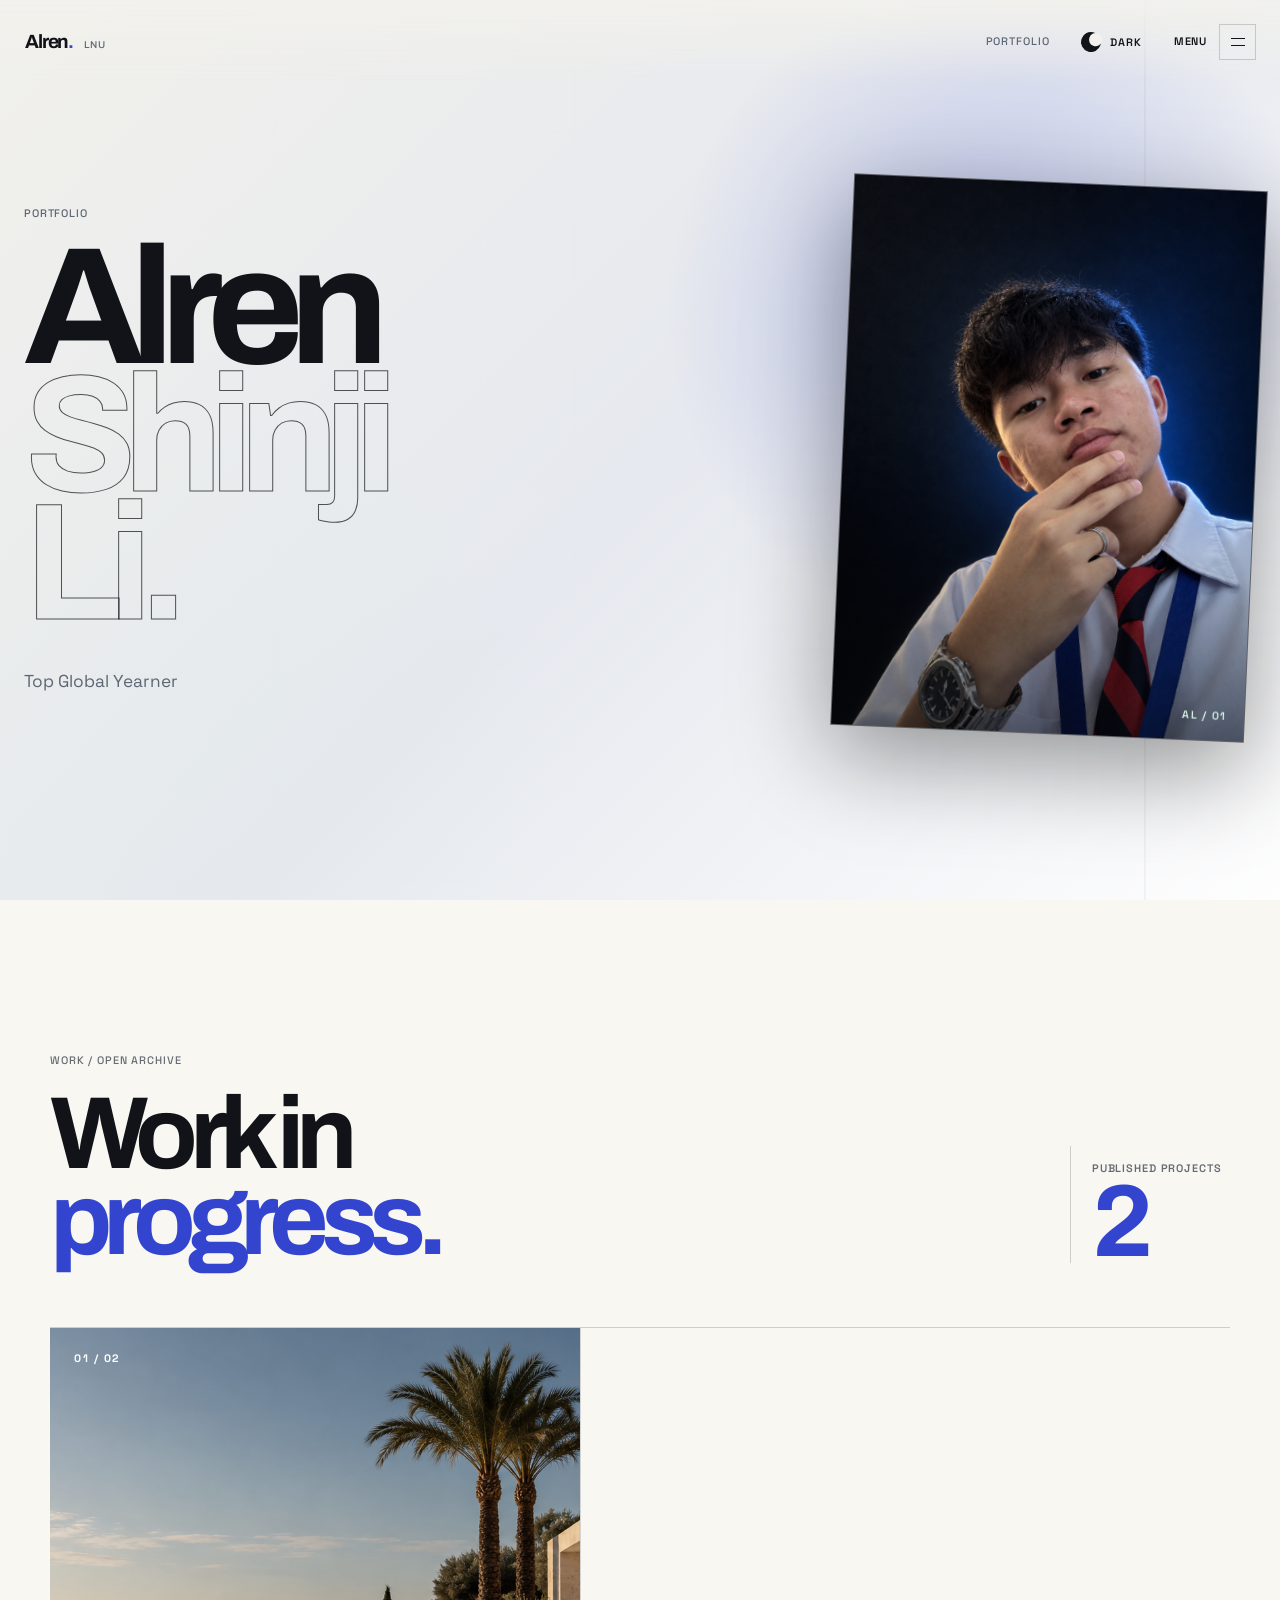
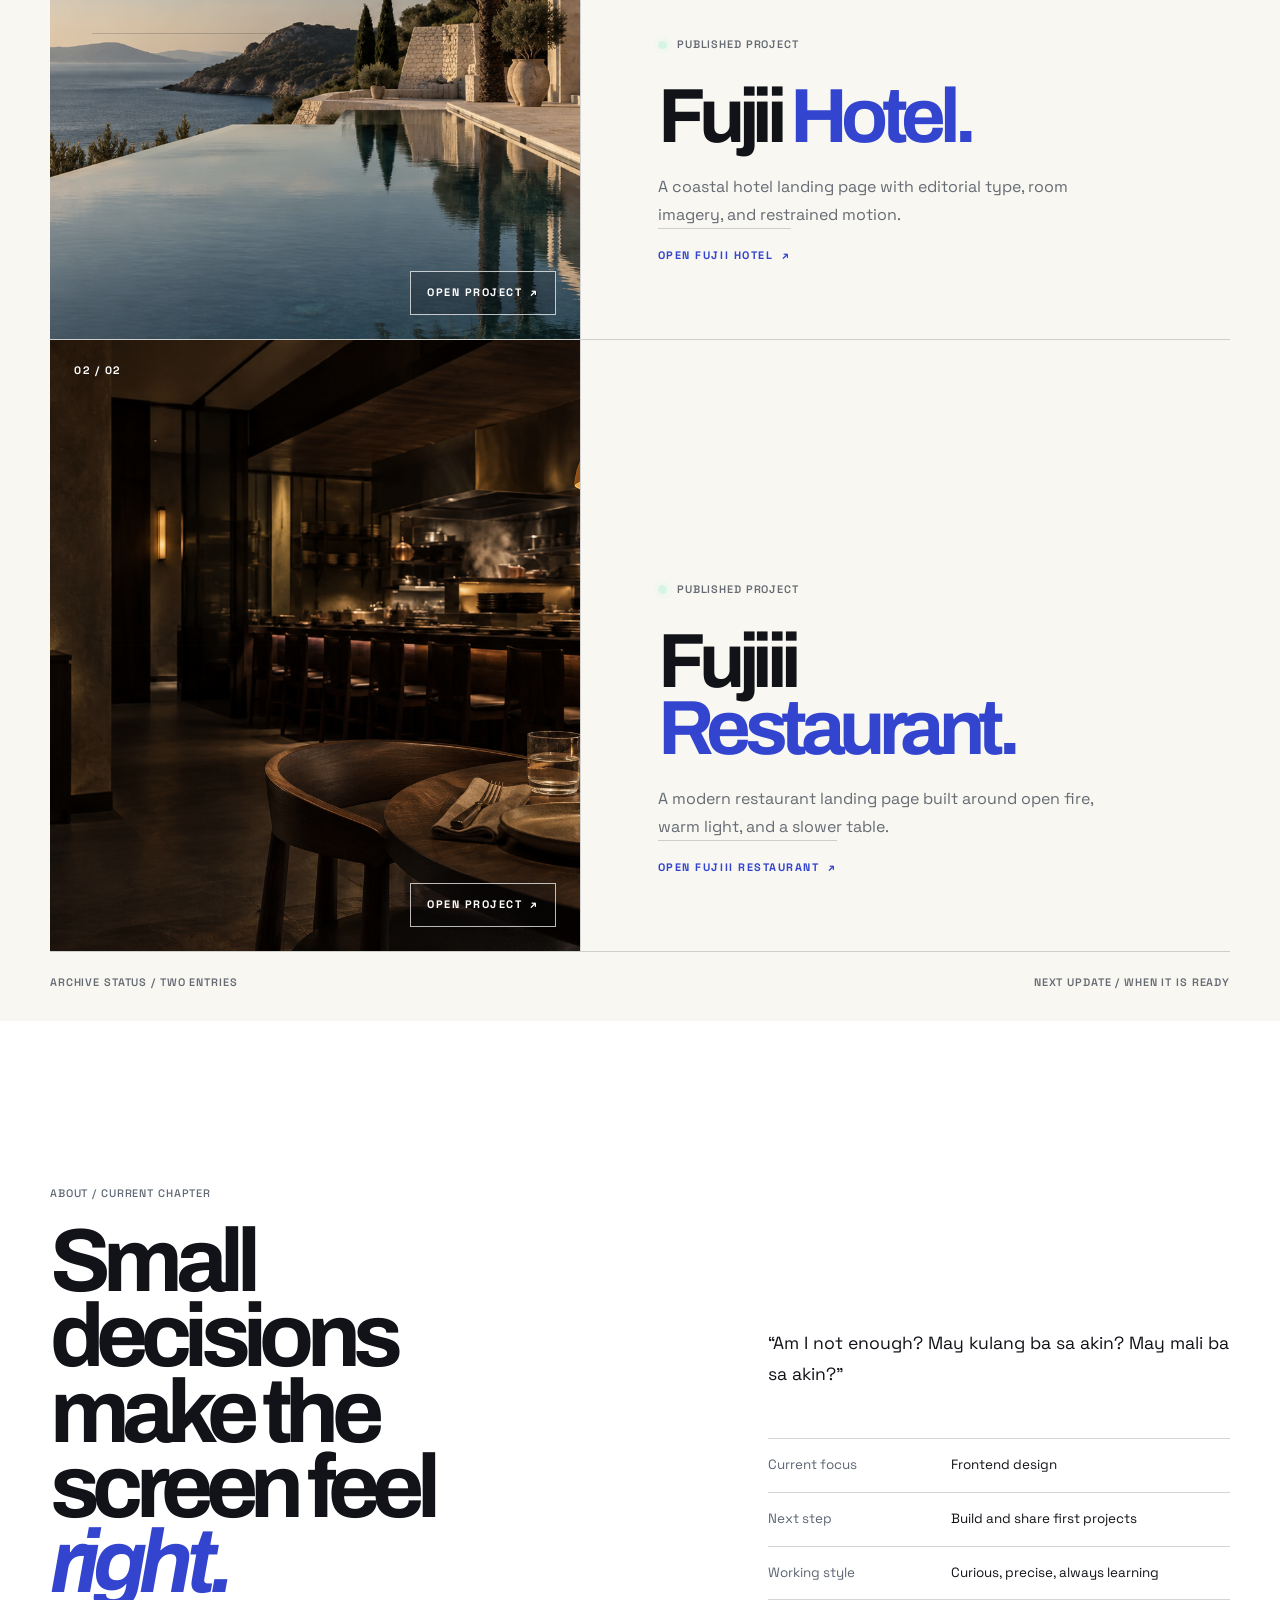
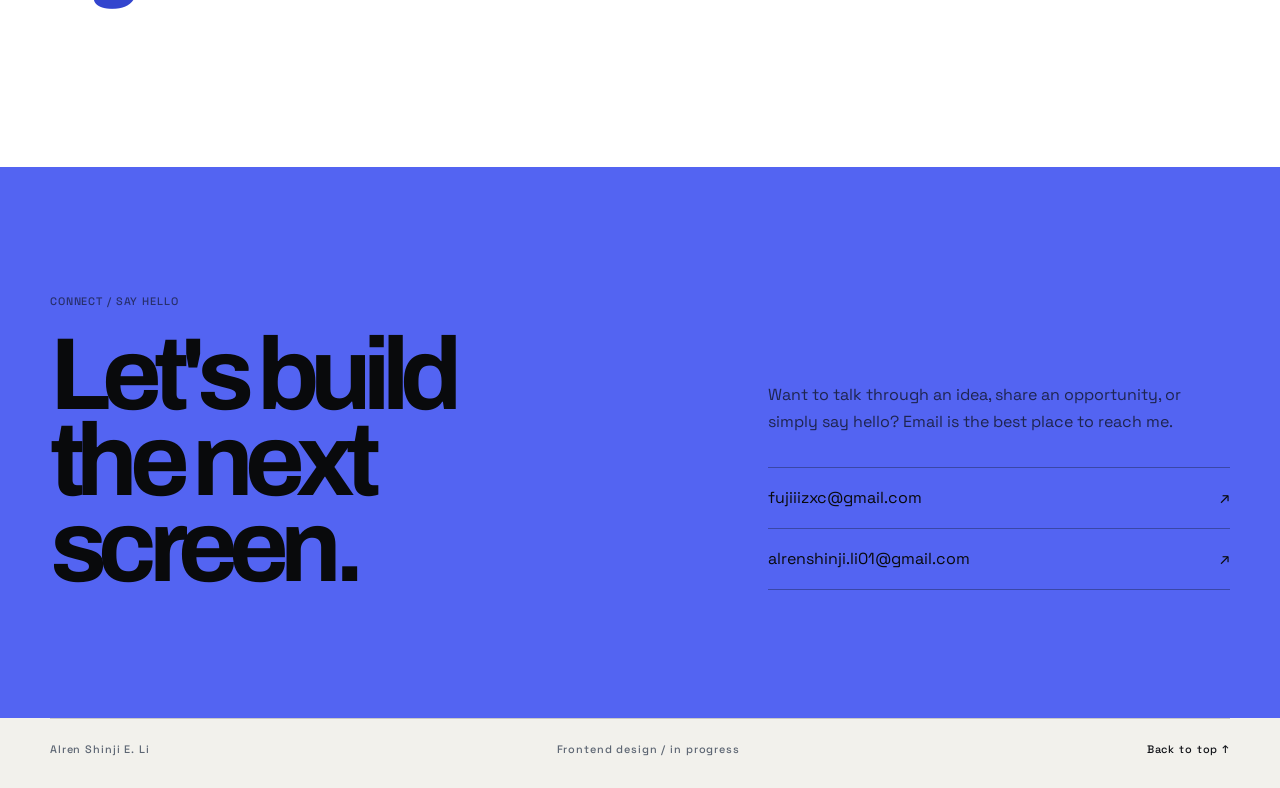
<file: index.html>
<!doctype html>
<html lang="en">
  <head>
    <meta charset="UTF-8" />
    <meta name="viewport" content="width=device-width, initial-scale=1.0" />
    <meta http-equiv="refresh" content="0; url=Portfolio-Website/" />
    <title>Alren Shinji E. Li — Portfolio</title>
    <script>
      window.location.replace("Portfolio-Website/");
    </script>
  </head>
  <body>
    <p>
      Opening the portfolio…
      <a href="Portfolio-Website/">Continue</a>
    </p>
  </body>
</html>
</file>
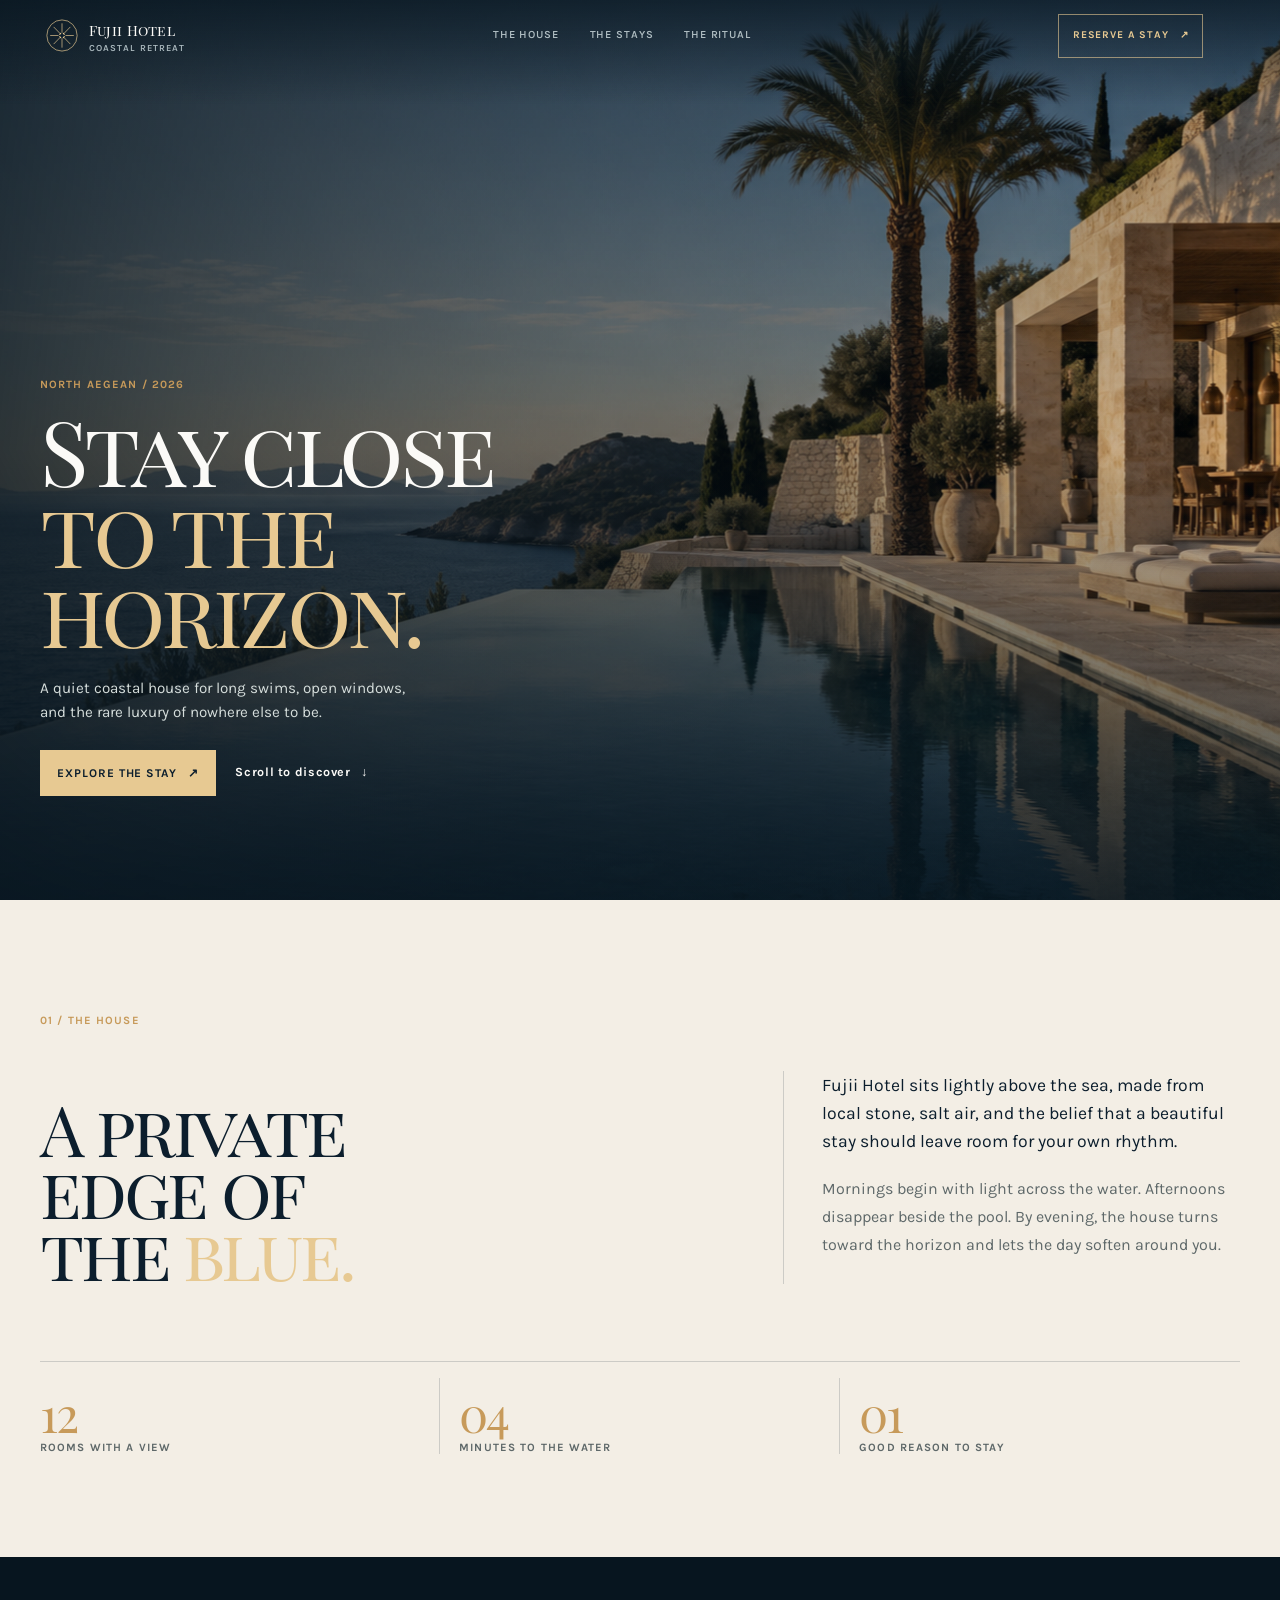
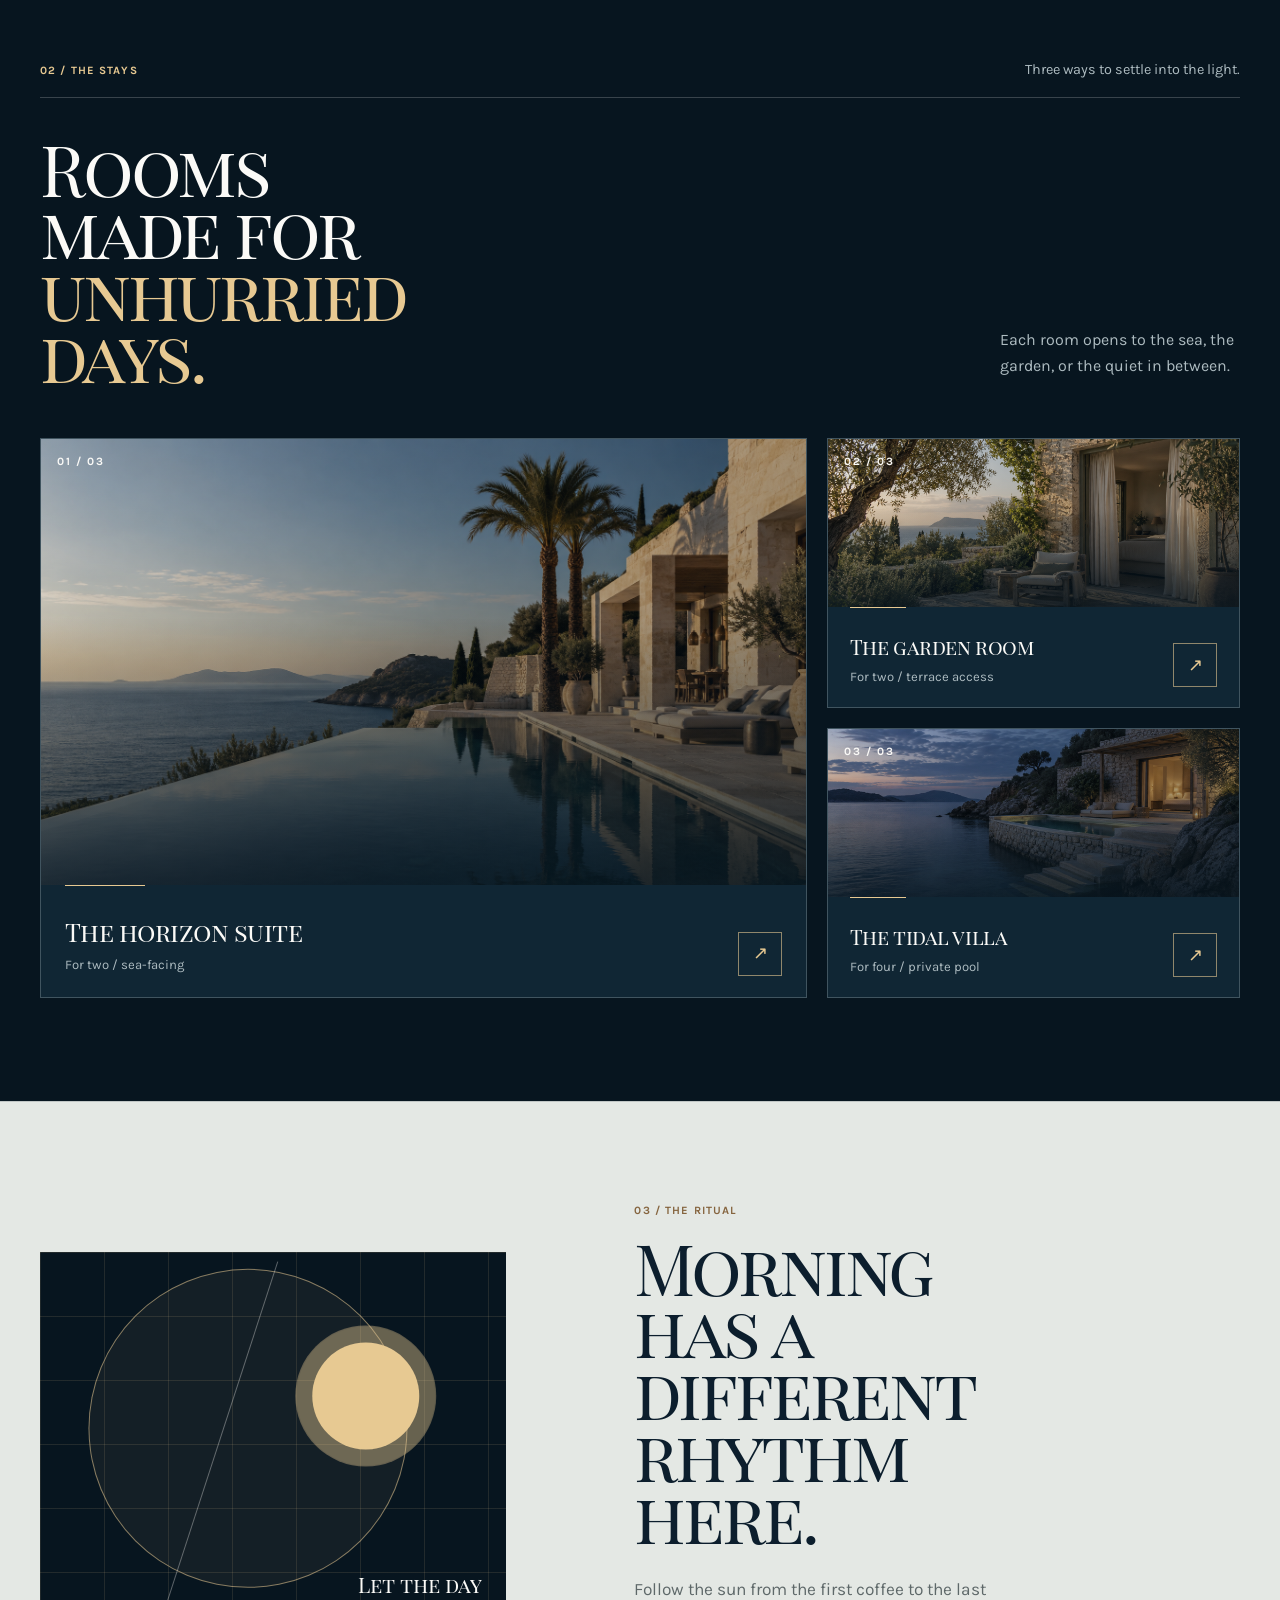
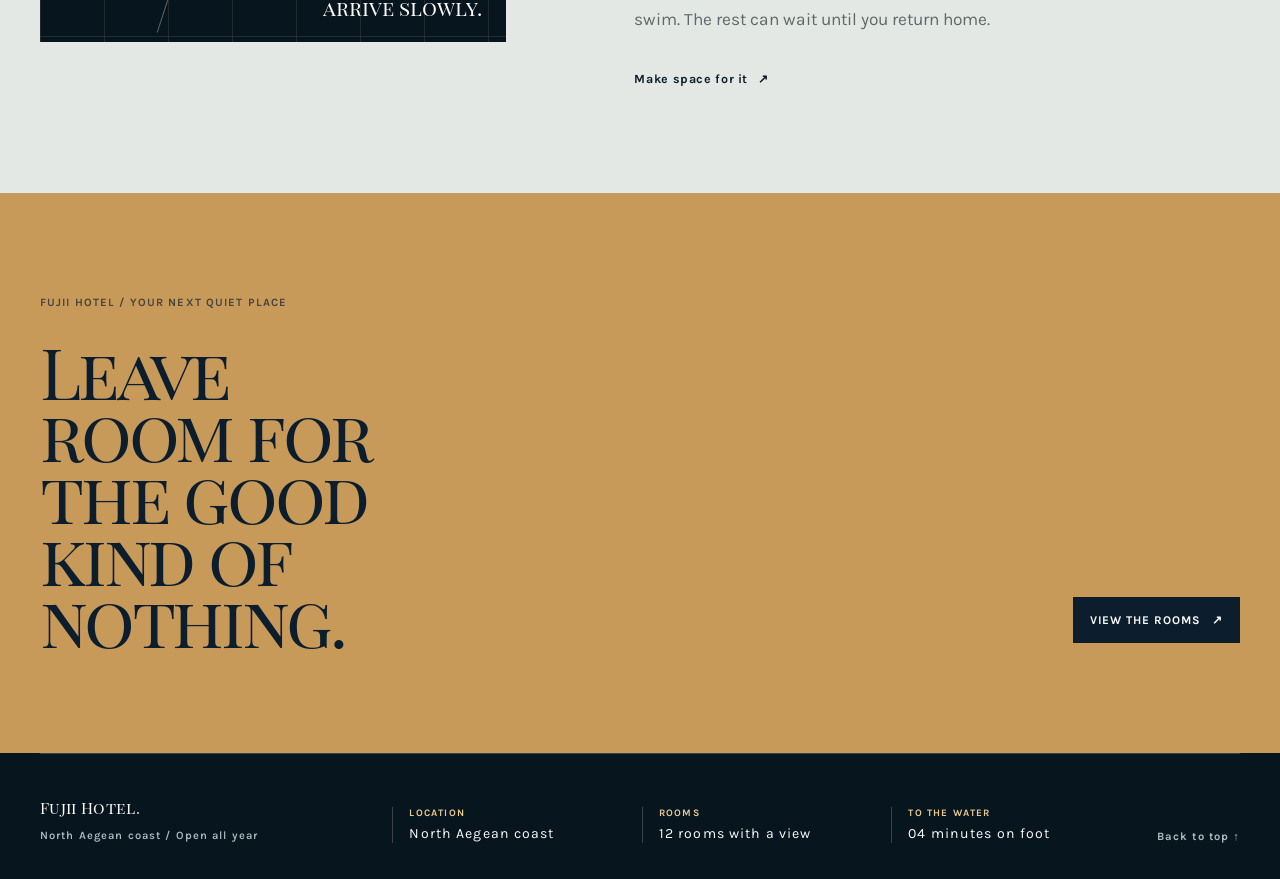
<file: Hotel/index.html>
<!doctype html>
<html lang="en" class="no-js">
  <head>
    <meta charset="UTF-8" />
    <meta name="viewport" content="width=device-width, initial-scale=1.0" />
    <meta
      name="description"
      content="Fujii Hotel is a quiet coastal retreat shaped around light, water, and unhurried days."
    />
    <meta name="theme-color" content="#0c1e2d" />
    <title>Fujii Hotel — A quiet coastal stay</title>
    <link rel="preconnect" href="https://fonts.googleapis.com" />
    <link rel="preconnect" href="https://fonts.gstatic.com" crossorigin />
    <link
      href="https://fonts.googleapis.com/css2?family=Karla:wght@400;500;600;700&family=Playfair+Display+SC:wght@400;700&display=swap"
      rel="stylesheet"
    />
    <link rel="stylesheet" href="styles.css" />
    <script src="script.js" defer></script>
  </head>

  <body>
    <a class="skip-link" href="#main-content">Skip to content</a>

    <header class="site-header">
      <div class="nav-shell">
        <a class="brand" href="#top" aria-label="Fujii Hotel home">
          <img class="brand-logo" src="assets/fujii-hotel-mark.svg" alt="" width="36" height="36" />
          <span class="brand-copy">
            <strong>Fujii Hotel</strong>
            <small>Coastal retreat</small>
          </span>
        </a>

        <nav class="desktop-nav" aria-label="Primary navigation">
          <a href="#story">The house</a>
          <a href="#stays">The stays</a>
          <a href="#ritual">The ritual</a>
        </nav>

        <a class="nav-action" href="#reserve">Reserve a stay <span aria-hidden="true">↗</span></a>

        <button
          class="menu-toggle"
          type="button"
          aria-expanded="false"
          aria-controls="mobile-menu"
          aria-label="Open menu"
        >
          <span class="menu-toggle-label">Menu</span>
          <span class="menu-toggle-icon" aria-hidden="true"><i></i><i></i></span>
        </button>
      </div>

      <div class="mobile-menu" id="mobile-menu" aria-hidden="true">
        <div class="mobile-menu-inner">
          <p class="mobile-menu-kicker">Fujii Hotel / Explore</p>
          <nav class="mobile-nav" aria-label="Mobile navigation">
            <a href="#story"><span>01</span>The house</a>
            <a href="#stays"><span>02</span>The stays</a>
            <a href="#ritual"><span>03</span>The ritual</a>
            <a href="#reserve"><span>04</span>Reserve</a>
          </nav>
          <p class="mobile-menu-note">North Aegean coast / open all year</p>
        </div>
      </div>
    </header>

    <main id="main-content">
      <section class="hero" id="top" aria-labelledby="hero-title">
        <img
          class="hero-photo"
          src="assets/hotel-hero.png"
          alt="Sunlit coastal hotel terrace, infinity pool, and sea horizon"
          width="1536"
          height="864"
        />
        <div class="hero-overlay" aria-hidden="true"></div>

        <div class="hero-content page-width">
          <p class="eyebrow hero-eyebrow" data-reveal>North Aegean / 2026</p>
          <h1 id="hero-title" data-reveal>
            Stay close<br />
            <em>to the horizon.</em>
          </h1>
          <p class="hero-description" data-reveal>
            A quiet coastal house for long swims, open windows, and the rare luxury of nowhere else
            to be.
          </p>
          <div class="hero-actions" data-reveal>
            <a class="button button-light" href="#stays">Explore the stay <span aria-hidden="true">↗</span></a>
            <a class="quiet-link" href="#story">Scroll to discover <span aria-hidden="true">↓</span></a>
          </div>
        </div>

        <div class="hero-footer page-width" data-reveal>
          <span>Fujii Hotel</span>
          <span>37° 48′ N / 25° 15′ E</span>
          <span>Stay a little longer</span>
        </div>
      </section>

      <section class="story-section" id="story" aria-labelledby="story-title">
        <div class="page-width">
          <p class="section-kicker" data-reveal>01 / The house</p>
          <div class="story-grid">
            <h2 id="story-title" data-reveal>A private edge of the <em>blue.</em></h2>
            <div class="story-copy" data-reveal>
              <p class="story-lead">
                Fujii Hotel sits lightly above the sea, made from local stone, salt air, and the
                belief that a beautiful stay should leave room for your own rhythm.
              </p>
              <p>
                Mornings begin with light across the water. Afternoons disappear beside the pool.
                By evening, the house turns toward the horizon and lets the day soften around you.
              </p>
            </div>
          </div>

          <div class="story-stats" data-reveal>
            <div><strong>12</strong><span>Rooms with a view</span></div>
            <div><strong>04</strong><span>Minutes to the water</span></div>
            <div><strong>01</strong><span>Good reason to stay</span></div>
          </div>
        </div>
      </section>

      <section class="stays-section" id="stays" aria-labelledby="stays-title">
        <div class="page-width">
          <div class="section-heading" data-reveal>
            <p class="section-kicker">02 / The stays</p>
            <p class="section-aside">Three ways to settle into the light.</p>
          </div>

          <div class="stays-intro" data-reveal>
            <h2 id="stays-title">Rooms made for<br /><em>unhurried days.</em></h2>
            <p>Each room opens to the sea, the garden, or the quiet in between.</p>
          </div>

          <div class="stay-grid">
            <article class="stay-card stay-card-featured" data-reveal>
              <div class="stay-visual stay-visual-horizon">
                <span>01 / 03</span>
              </div>
              <div class="stay-card-copy">
                <div><h3>The horizon suite</h3><p>For two / sea-facing</p></div>
                <span class="card-arrow" aria-hidden="true">↗</span>
              </div>
            </article>

            <article class="stay-card" data-reveal>
              <div class="stay-visual stay-visual-garden">
                <span>02 / 03</span>
              </div>
              <div class="stay-card-copy">
                <div><h3>The garden room</h3><p>For two / terrace access</p></div>
                <span class="card-arrow" aria-hidden="true">↗</span>
              </div>
            </article>

            <article class="stay-card" data-reveal>
              <div class="stay-visual stay-visual-tidal">
                <span>03 / 03</span>
              </div>
              <div class="stay-card-copy">
                <div><h3>The tidal villa</h3><p>For four / private pool</p></div>
                <span class="card-arrow" aria-hidden="true">↗</span>
              </div>
            </article>
          </div>
        </div>
      </section>

      <section class="ritual-section" id="ritual" aria-labelledby="ritual-title">
        <div class="page-width ritual-grid">
          <div class="ritual-visual" data-reveal aria-hidden="true">
            <div class="ritual-visual-ring"></div>
            <span>Let the day arrive slowly.</span>
          </div>
          <div class="ritual-copy" data-reveal>
            <p class="section-kicker">03 / The ritual</p>
            <h2 id="ritual-title">Morning has a different rhythm here.</h2>
            <p>
              Follow the sun from the first coffee to the last swim. The rest can wait until you
              return home.
            </p>
            <a class="text-link" href="#reserve">Make space for it <span aria-hidden="true">↗</span></a>
          </div>
        </div>
      </section>

      <section class="reserve-section" id="reserve" aria-labelledby="reserve-title">
        <div class="page-width reserve-inner" data-reveal>
          <p class="section-kicker">Fujii Hotel / Your next quiet place</p>
          <h2 id="reserve-title">Leave room for the good kind of nothing.</h2>
          <a class="button button-dark" href="#stays">View the rooms <span aria-hidden="true">↗</span></a>
        </div>
      </section>
    </main>

    <footer class="site-footer">
      <div class="page-width footer-inner">
        <div class="footer-intro">
          <a class="footer-brand" href="#top">Fujii Hotel<span>.</span></a>
          <p>North Aegean coast / Open all year</p>
        </div>

        <div class="footer-details" aria-label="Fujii Hotel details">
          <div class="footer-detail">
            <span>Location</span>
            <strong>North Aegean coast</strong>
          </div>
          <div class="footer-detail">
            <span>Rooms</span>
            <strong>12 rooms with a view</strong>
          </div>
          <div class="footer-detail">
            <span>To the water</span>
            <strong>04 minutes on foot</strong>
          </div>
        </div>

        <a href="#top">Back to top ↑</a>
      </div>
    </footer>
  </body>
</html>
</file>
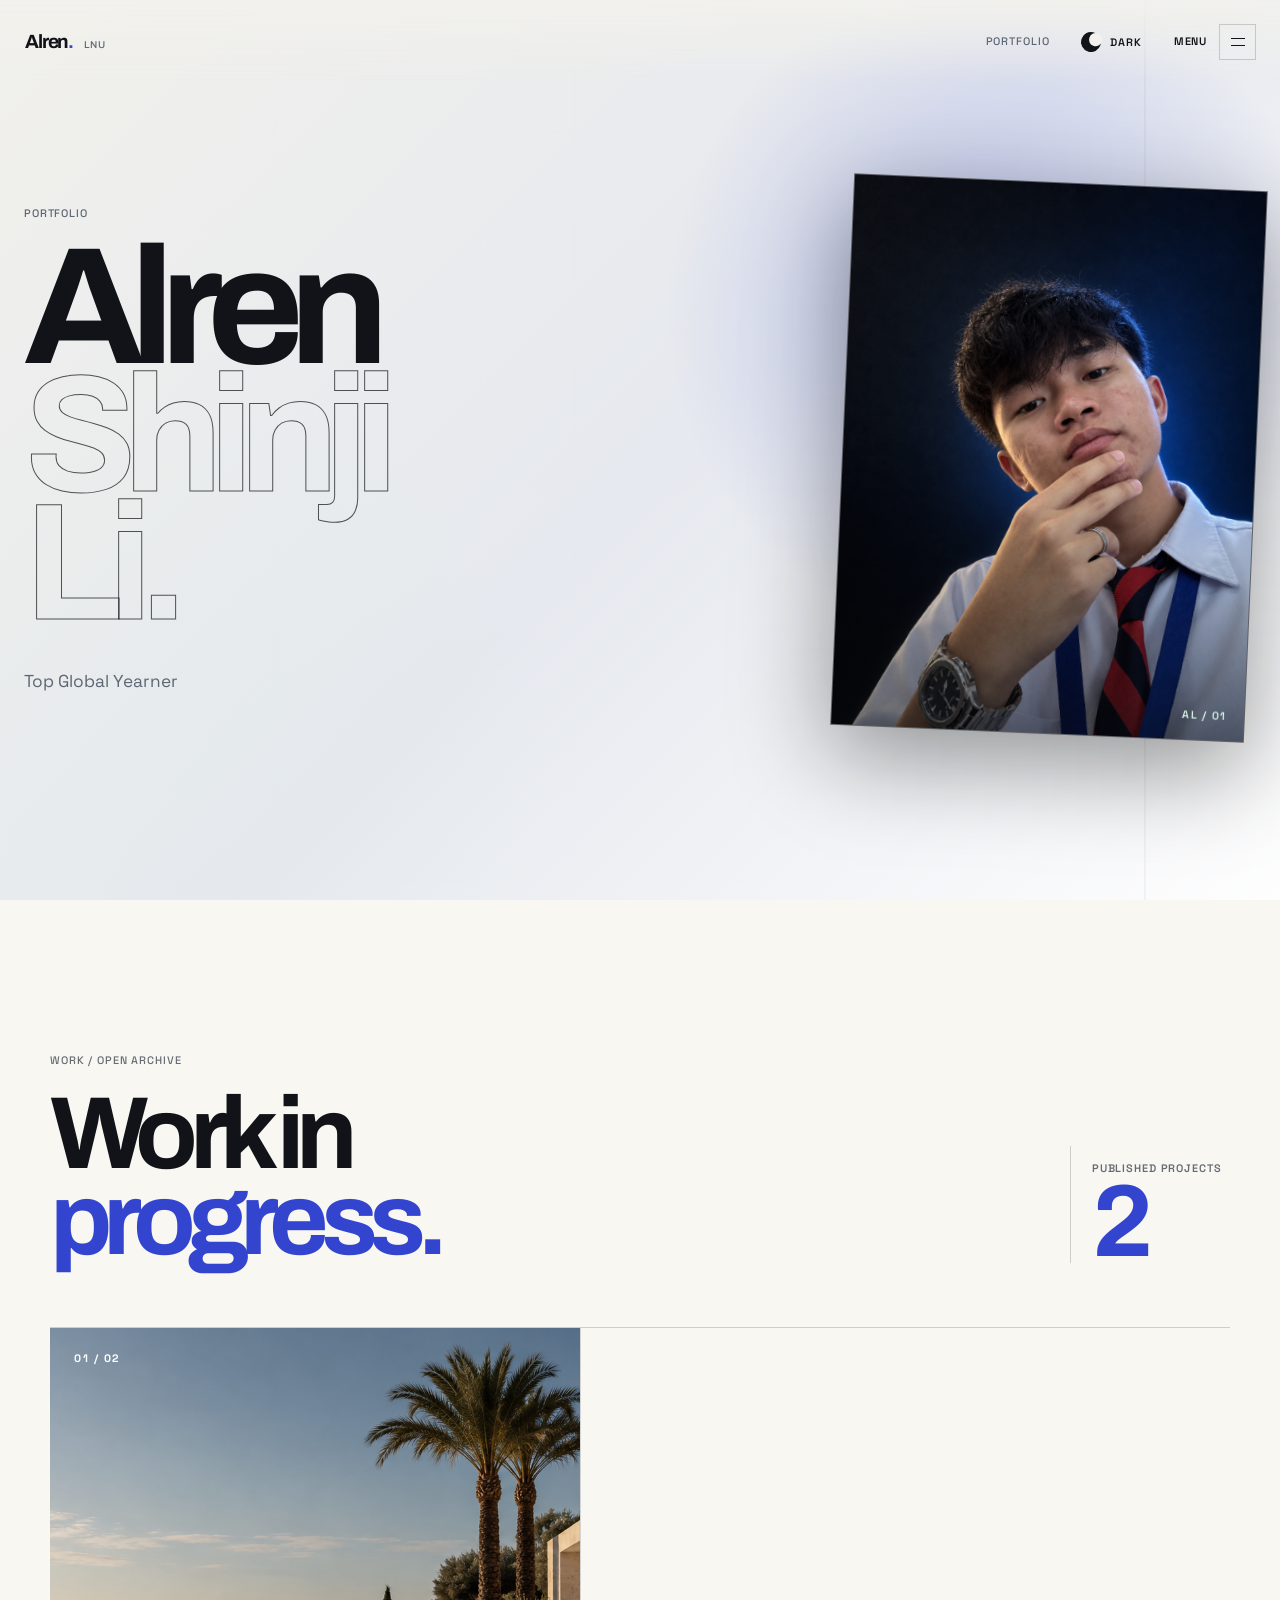
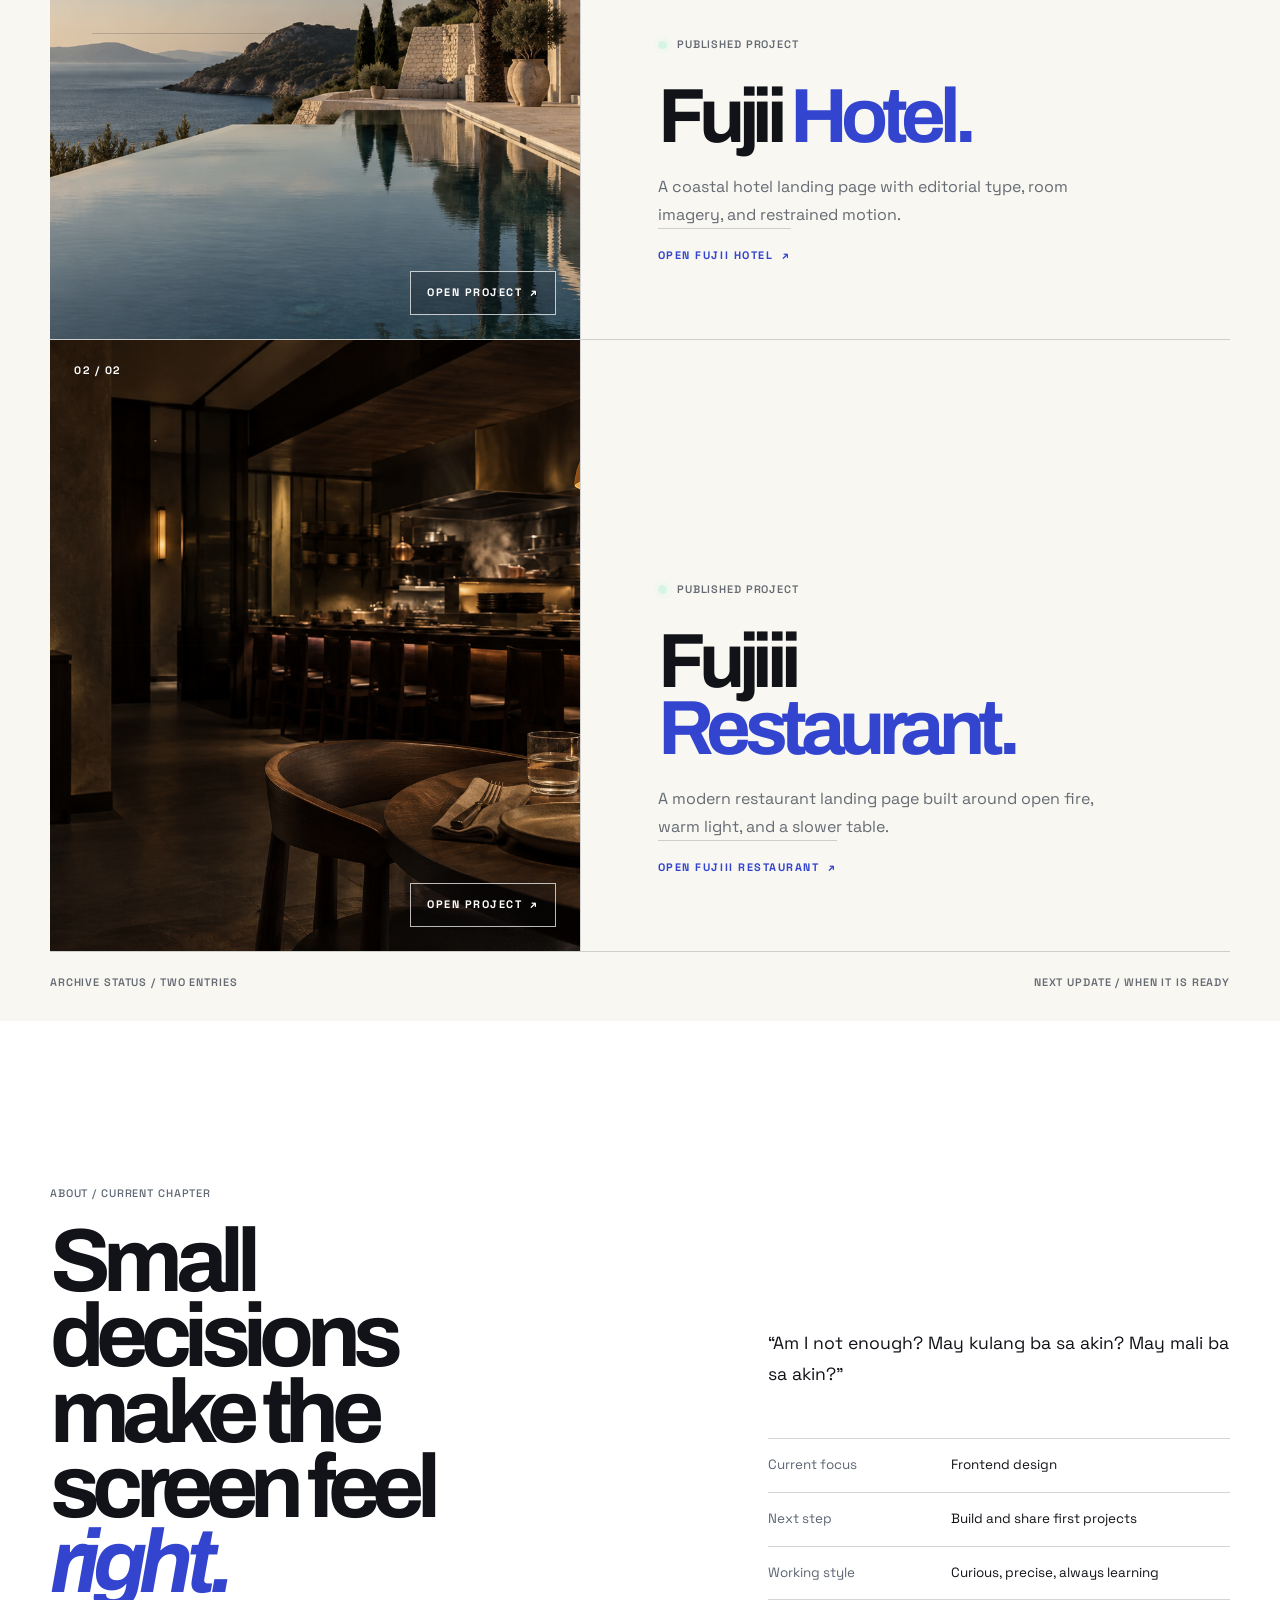
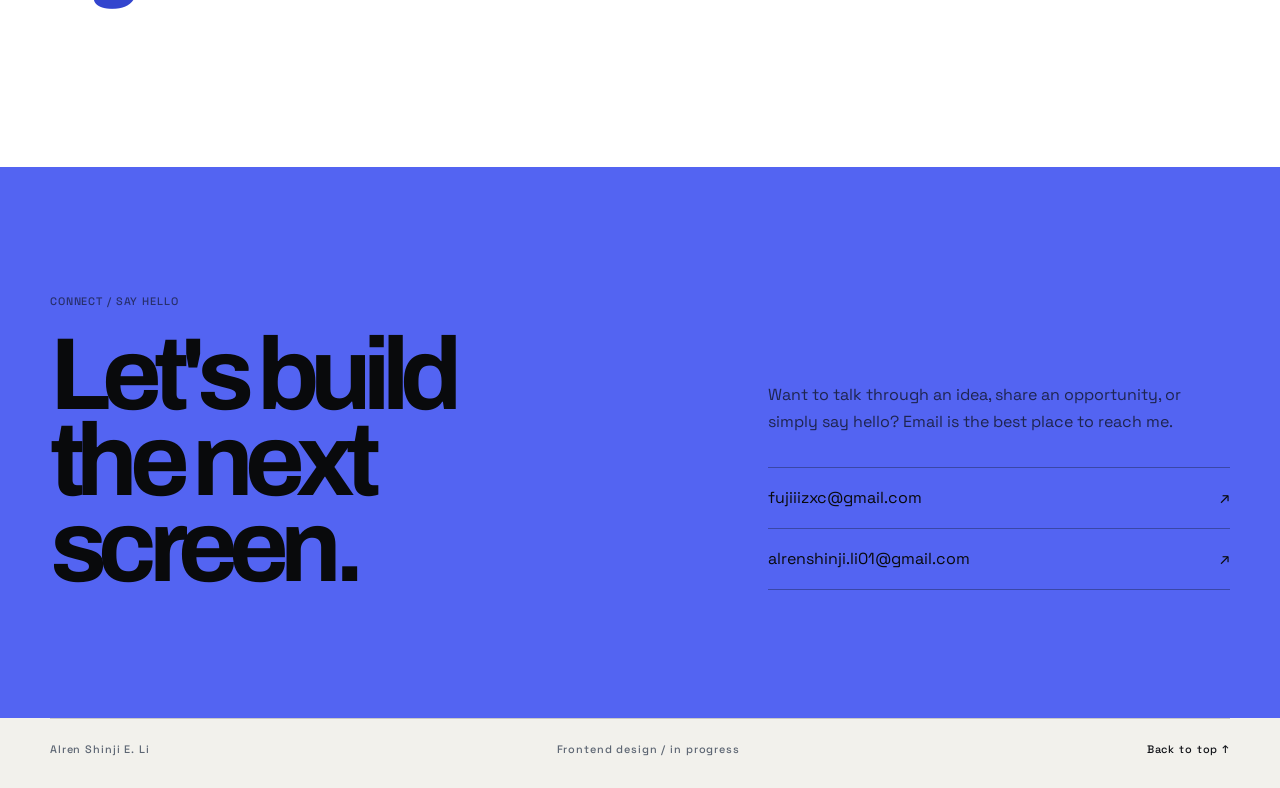
<file: Portfolio-Website/index.html>
<!doctype html>
<html lang="en" class="no-js" data-theme="dark">
  <head>
    <meta charset="UTF-8" />
    <meta name="viewport" content="width=device-width, initial-scale=1.0" />
    <meta
      name="description"
      content="Portfolio of Alren Shinji E. Li, a fourth-year LNU student focused on frontend design."
    />
    <meta name="theme-color" content="#090a0c" />
    <title>Alren Shinji E. Li — Frontend Design</title>
    <link rel="preconnect" href="https://fonts.googleapis.com" />
    <link rel="preconnect" href="https://fonts.gstatic.com" crossorigin />
    <link
      href="https://fonts.googleapis.com/css2?family=Archivo:wght@400;500;600;700&family=Space+Grotesk:wght@400;500;600;700&display=swap"
      rel="stylesheet"
    />
    <link rel="stylesheet" href="styles.css" />
    <script src="script.js" defer></script>
  </head>

  <body>
    <a class="skip-link" href="#main-content">Skip to content</a>
    <div class="page-noise" aria-hidden="true"></div>

    <header class="site-header">
      <div class="header-inner">
        <a class="brand" href="#top" aria-label="Alren Shinji E. Li home">
          <span class="brand-name">Alren<span class="brand-dot">.</span></span>
          <span class="brand-role">LNU</span>
        </a>

        <p class="header-date">Portfolio</p>

        <button
          class="theme-toggle"
          type="button"
          data-theme-toggle
          aria-pressed="false"
          aria-label="Switch to light mode"
        >
          <span class="theme-toggle-mark" aria-hidden="true"></span>
          <span class="theme-toggle-label" data-theme-label>Light</span>
        </button>

        <button
          class="menu-toggle"
          type="button"
          aria-expanded="false"
          aria-controls="site-menu"
          aria-label="Open menu"
        >
          <span class="menu-toggle-label">Menu</span>
          <span class="menu-toggle-icon" aria-hidden="true"><i></i><i></i></span>
        </button>
      </div>

      <nav class="site-menu" id="site-menu" aria-label="Main navigation">
        <div class="site-menu-inner">
          <div class="menu-aside">
            <p class="menu-kicker">Navigation</p>
            <p class="menu-note">Move through the current chapter, one section at a time.</p>
            <p class="menu-theme-state">
              Appearance / <span data-theme-status>Dark</span>
            </p>
          </div>

          <div class="menu-links">
            <a class="menu-link" href="#work">
              <span class="menu-link-index">01</span>
              <span class="menu-link-main">Work</span>
              <span class="menu-link-description">Open archive</span>
              <span class="menu-link-arrow" aria-hidden="true">&#8599;</span>
            </a>
            <a class="menu-link" href="#about">
              <span class="menu-link-index">02</span>
              <span class="menu-link-main">About</span>
              <span class="menu-link-description">Current chapter</span>
              <span class="menu-link-arrow" aria-hidden="true">&#8599;</span>
            </a>
            <a class="menu-link" href="#contact">
              <span class="menu-link-index">03</span>
              <span class="menu-link-main">Connect</span>
              <span class="menu-link-description">Start a conversation</span>
              <span class="menu-link-arrow" aria-hidden="true">&#8599;</span>
            </a>
          </div>

          <div class="menu-footer">
            <span>Alren Shinji E. Li</span>
            <a
              href="https://mail.google.com/mail/?view=cm&amp;fs=1&amp;to=fujiiizxc%40gmail.com"
              target="_blank"
              rel="noopener noreferrer"
            >Email me</a>
          </div>
        </div>
      </nav>
    </header>

    <main id="main-content">
      <section class="hero" id="top" aria-labelledby="hero-title">
        <div class="hero-backdrop" aria-hidden="true"></div>
        <div class="hero-grid">
          <div class="hero-copy">
            <p class="eyebrow" data-reveal>Portfolio</p>
            <h1 id="hero-title" data-reveal>
              Alren
              <span class="hero-outline">Shinji<br />Li.</span>
            </h1>
            <p class="hero-dek" data-reveal>
              Top Global Yearner
            </p>
          </div>

          <div class="hero-media-wrap" data-reveal>
            <div class="hero-media-frame" data-tilt>
              <img
                src="assets/alren-hero.png"
                alt="Portrait of Alren Shinji E. Li"
                width="1024"
                height="1365"
              />
              <div class="hero-media-overlay" aria-hidden="true"></div>
              <div class="hero-media-mark" aria-hidden="true">AL / 01</div>
            </div>
          </div>
        </div>
      </section>

      <section class="work-section" id="work" aria-labelledby="work-title">
        <div class="section-inner">
          <div class="work-heading" data-reveal>
            <div>
              <p class="eyebrow">Work / open archive</p>
              <h2 id="work-title">Work in <em>progress.</em></h2>
            </div>
            <div class="work-count" aria-label="Two published projects">
              <span>Published projects</span>
              <strong>2</strong>
            </div>
          </div>

    <a
      class="work-board project-board"
      data-reveal
      href="../Hotel/index.html"
      aria-label="Open Fujii Hotel project"
    >
      <div class="work-board-visual project-board-visual">
        <img
          src="../Hotel/assets/hotel-hero.png"
          alt="Sunlit coastal terrace and infinity pool at Fujii Hotel"
          width="1536"
          height="864"
        />
        <span class="project-board-index">01 / 02</span>
        <span class="project-board-open">Open project <span aria-hidden="true">&#8599;</span></span>
      </div>
      <div class="work-board-copy project-board-copy">
        <p class="work-status"><span class="work-status-dot"></span>Published project</p>
        <h3>Fujii <em>Hotel.</em></h3>
        <p>A coastal hotel landing page with editorial type, room imagery, and restrained motion.</p>
        <span class="project-board-cta">Open Fujii Hotel <span aria-hidden="true">&#8599;</span></span>
      </div>
    </a>

    <a
      class="work-board project-board"
      data-reveal
      href="../Restaurants/index.html"
      aria-label="Open Fujiii Restaurant project"
    >
      <div class="work-board-visual project-board-visual">
        <img
          src="../Restaurants/assets/restaurant-hero.png"
          alt="Warmly lit Fujiii Restaurant interior with an open kitchen and a set table"
          width="1536"
          height="1024"
          loading="lazy"
        />
        <span class="project-board-index">02 / 02</span>
        <span class="project-board-open">Open project <span aria-hidden="true">&#8599;</span></span>
      </div>
      <div class="work-board-copy project-board-copy">
        <p class="work-status"><span class="work-status-dot"></span>Published project</p>
        <h3>Fujiii <em>Restaurant.</em></h3>
        <p>A modern restaurant landing page built around open fire, warm light, and a slower table.</p>
        <span class="project-board-cta">Open Fujiii Restaurant <span aria-hidden="true">&#8599;</span></span>
      </div>
    </a>

    <div class="work-footer" data-reveal>
      <span>Archive status / two entries</span>
      <span>Next update / when it is ready</span>
    </div>
        </div>
      </section>

      <section class="about-section" id="about" aria-labelledby="about-title">
        <div class="section-inner about-layout">
          <div class="about-statement" data-reveal>
            <p class="eyebrow">About / current chapter</p>
            <h2 id="about-title">Small decisions make the screen feel <em>right.</em></h2>
          </div>

          <div class="about-copy" data-reveal>
            <p class="about-lead">
              “Am I not enough? May kulang ba sa akin? May mali ba sa akin?”
            </p>
            <dl class="about-facts">
              <div>
                <dt>Current focus</dt>
                <dd>Frontend design</dd>
              </div>
              <div>
                <dt>Next step</dt>
                <dd>Build and share first projects</dd>
              </div>
              <div>
                <dt>Working style</dt>
                <dd>Curious, precise, always learning</dd>
              </div>
            </dl>
          </div>
        </div>
      </section>

      <section class="contact-section" id="contact" aria-labelledby="contact-title">
        <div class="section-inner contact-layout" data-reveal>
          <div>
            <p class="eyebrow">Connect / say hello</p>
            <h2 id="contact-title">Let&#39;s build the next screen.</h2>
          </div>
          <div class="contact-copy">
            <p>
              Want to talk through an idea, share an opportunity, or simply say hello? Email is the
              best place to reach me.
            </p>
            <div class="email-list">
              <a
                href="https://mail.google.com/mail/?view=cm&amp;fs=1&amp;to=fujiiizxc%40gmail.com"
                target="_blank"
                rel="noopener noreferrer"
              >fujiiizxc@gmail.com <span aria-hidden="true">&#8599;</span></a>
              <a
                href="https://mail.google.com/mail/?view=cm&amp;fs=1&amp;to=alrenshinji.li01%40gmail.com"
                target="_blank"
                rel="noopener noreferrer"
              >alrenshinji.li01@gmail.com <span aria-hidden="true">&#8599;</span></a>
            </div>
          </div>
        </div>
      </section>
    </main>

    <footer class="site-footer">
      <div class="footer-inner">
        <span>Alren Shinji E. Li</span>
        <span>Frontend design / in progress</span>
        <a href="#top">Back to top &#8593;</a>
      </div>
    </footer>
  </body>
</html>
</file>
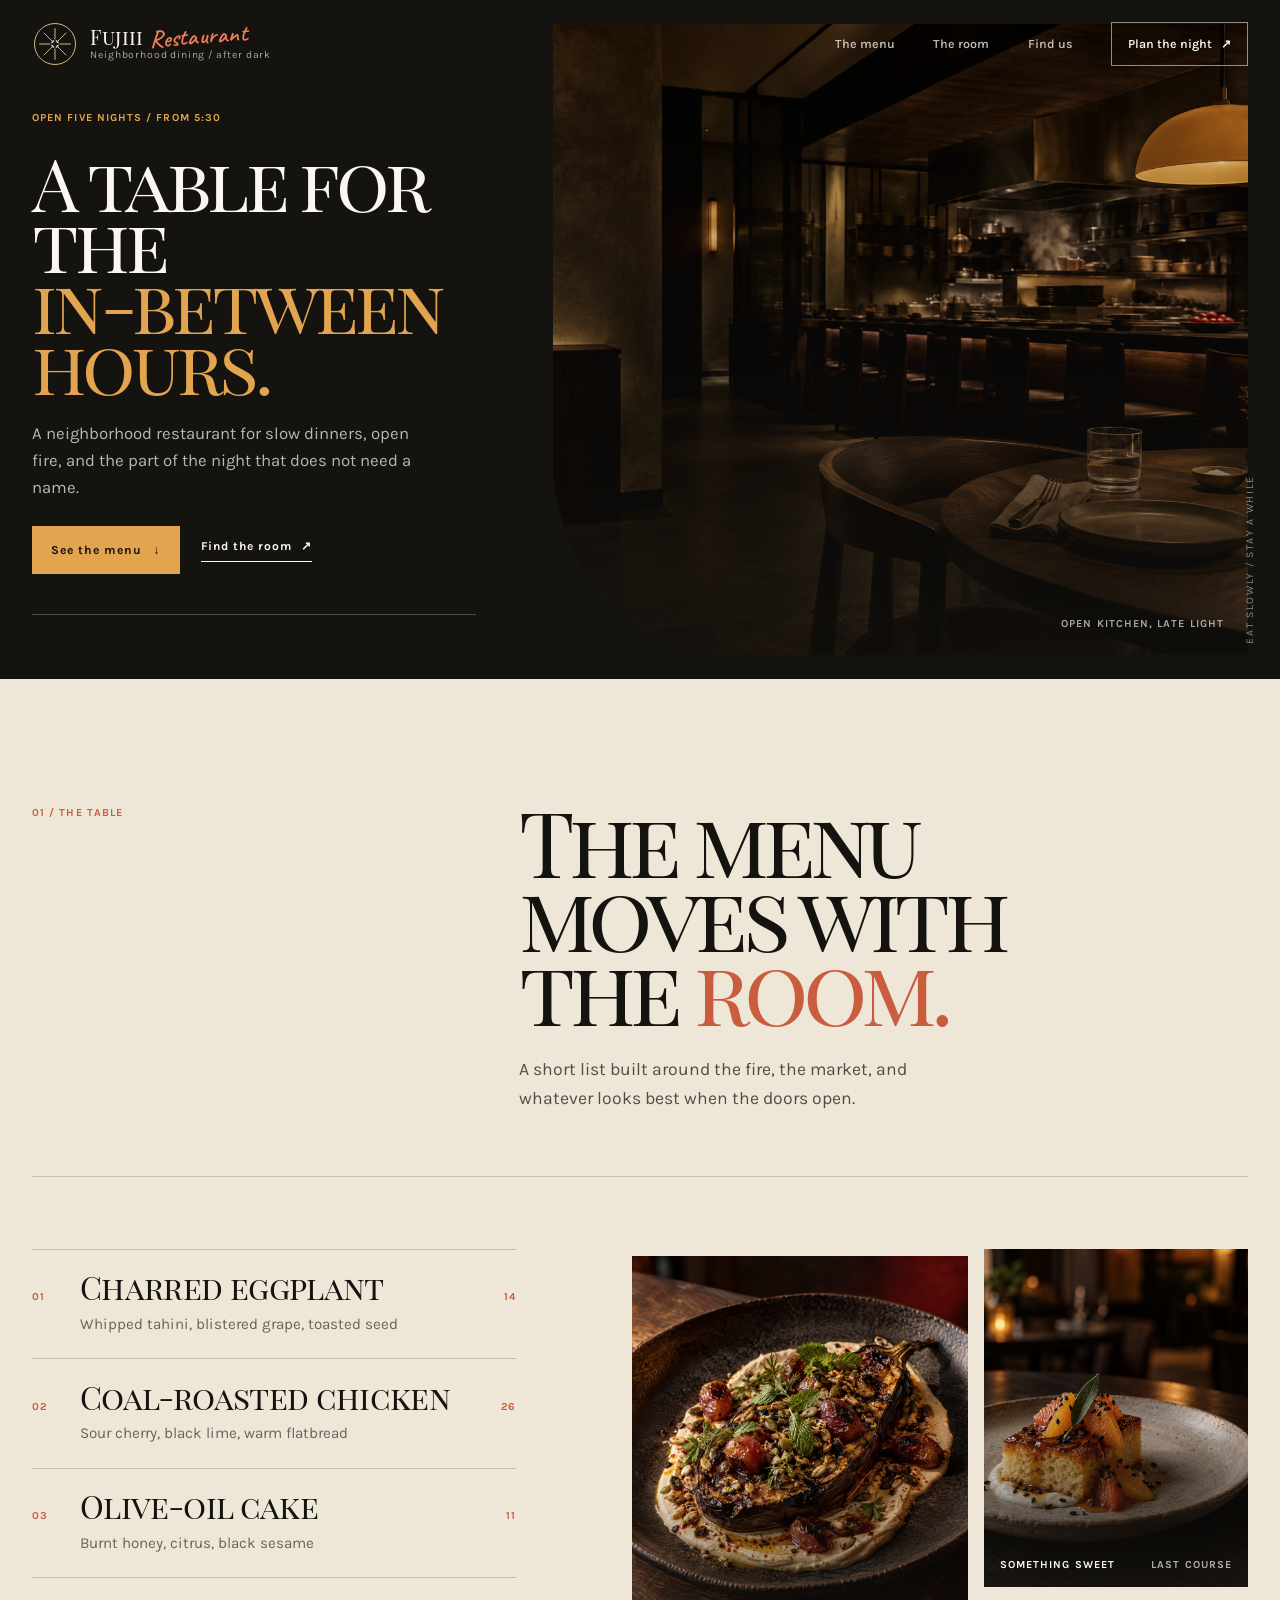
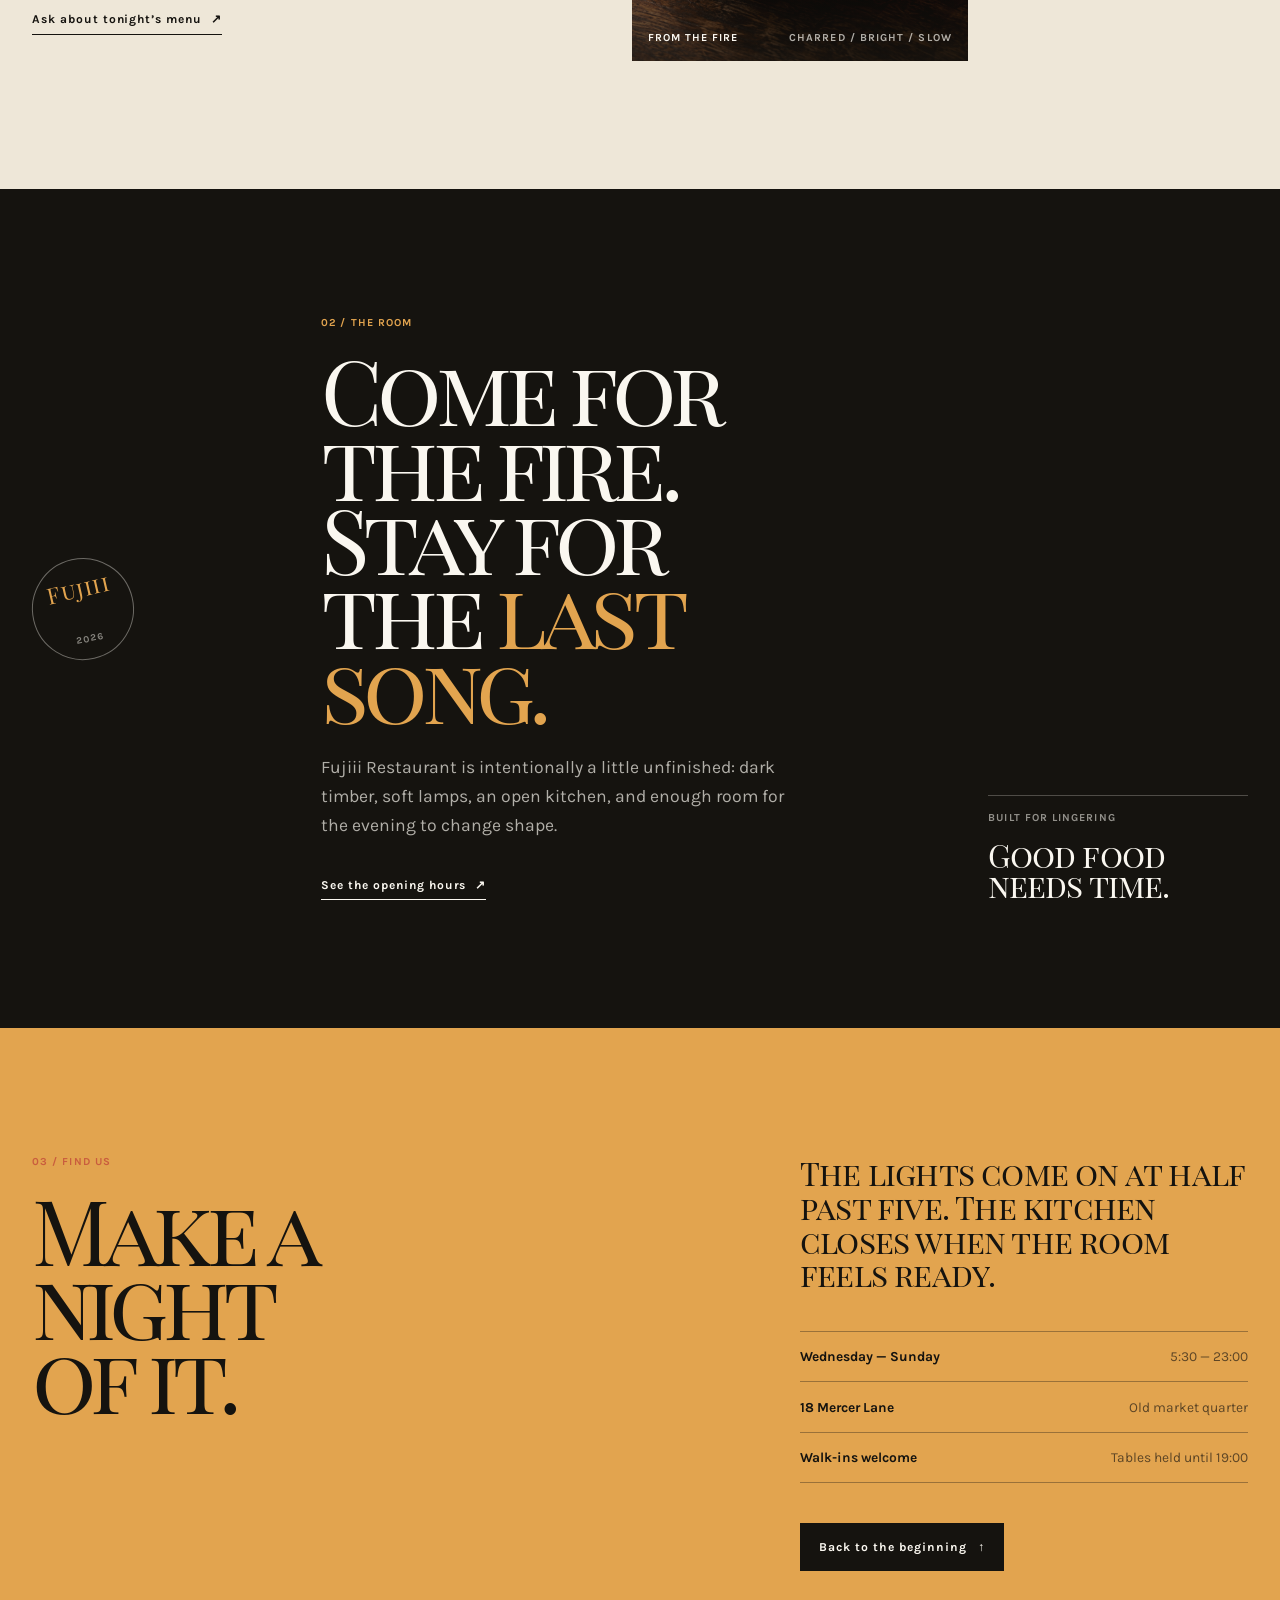
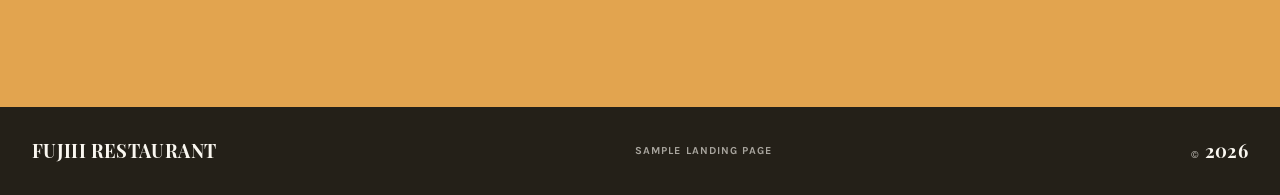
<file: Restaurants/index.html>
<!doctype html>
<html lang="en" class="no-js">
  <head>
    <meta charset="UTF-8" />
    <meta name="viewport" content="width=device-width, initial-scale=1.0" />
    <meta
      name="description"
      content="Fujiii Restaurant is a fictional neighborhood restaurant for slow dinners, open fire, and good company."
    />
    <meta name="theme-color" content="#15130f" />
    <title>Fujiii Restaurant — Neighborhood dining</title>
    <link rel="preconnect" href="https://fonts.googleapis.com" />
    <link rel="preconnect" href="https://fonts.gstatic.com" crossorigin />
    <link
      href="https://fonts.googleapis.com/css2?family=Caveat:wght@500;600;700&family=Karla:wght@400;500;600;700&family=Playfair+Display+SC:wght@400;700&display=swap"
      rel="stylesheet"
    />
    <link rel="stylesheet" href="styles.css" />
    <script>
      document.documentElement.classList.replace('no-js', 'js');
    </script>
    <script src="script.js" defer></script>
  </head>
  <body>
    <a class="skip-link" href="#main-content">Skip to content</a>

    <header class="site-header">
      <div class="nav-shell">
        <a class="brand" href="#top" aria-label="Fujiii Restaurant home">
          <span class="brand-mark" aria-hidden="true">
            <img src="assets/fujiii-restaurant-mark.svg" alt="" width="64" height="64" />
          </span>
          <span class="brand-copy">
            <strong>Fujiii <span class="brand-type">Restaurant</span></strong>
            <small>Neighborhood dining / after dark</small>
          </span>
        </a>

        <nav class="desktop-nav" aria-label="Main navigation">
          <a href="#menu">The menu</a>
          <a href="#story">The room</a>
          <a href="#visit">Find us</a>
          <a class="nav-reserve" href="#visit">Plan the night <span aria-hidden="true">&#8599;</span></a>
        </nav>

        <button
          class="menu-toggle"
          type="button"
          aria-expanded="false"
          aria-controls="mobile-menu"
          aria-label="Open menu"
        >
          <span class="menu-toggle-label">Menu</span>
          <span class="menu-toggle-icon" aria-hidden="true"><i></i><i></i></span>
        </button>
      </div>

      <nav class="mobile-menu" id="mobile-menu" aria-label="Mobile navigation" aria-hidden="true">
        <div class="mobile-menu-inner">
          <p class="mobile-menu-kicker">Fujiii Restaurant</p>
          <a href="#menu"><span>01</span>The menu</a>
          <a href="#story"><span>02</span>The room</a>
          <a href="#visit"><span>03</span>Find us</a>
        </div>
      </nav>
    </header>

    <main id="main-content">
      <section class="hero" id="top" aria-labelledby="hero-title">
        <div class="hero-shell">
          <div class="hero-copy" data-reveal>
            <p class="eyebrow">Open five nights / from 5:30</p>
            <h1 id="hero-title">
              A table for the
              <span>in-between hours.</span>
            </h1>
            <p class="hero-intro">
              A neighborhood restaurant for slow dinners, open fire, and the part of the night that
              does not need a name.
            </p>
            <div class="hero-actions">
              <a class="button button-light" href="#menu">See the menu <span aria-hidden="true">&#8595;</span></a>
              <a class="text-link text-link-light" href="#visit">Find the room <span aria-hidden="true">&#8599;</span></a>
            </div>
            <div class="hero-meta" aria-label="Restaurant details">
            </div>
          </div>

          <figure class="hero-figure" data-reveal>
            <img
              src="assets/restaurant-hero.png"
              alt="Warmly lit restaurant interior with an open kitchen and a set table"
              width="1536"
              height="1024"
            />
            <figcaption>
              <span></span>
              <span>Open kitchen, late light</span>
            </figcaption>
          </figure>
        </div>
        <div class="hero-edge-note" aria-hidden="true">Eat slowly / stay a while</div>
      </section>

      <section class="menu-section" id="menu" aria-labelledby="menu-title">
        <div class="section-shell">
          <div class="section-intro" data-reveal>
            <p class="section-kicker">01 / The table</p>
            <div class="section-intro-copy">
              <h2 id="menu-title">The menu moves with the <em>room.</em></h2>
              <p>
                A short list built around the fire, the market, and whatever looks best when the doors
                open.
              </p>
            </div>
          </div>

          <div class="menu-layout">
            <div class="menu-list" data-reveal>
              <article class="menu-item">
                <div class="menu-item-top">
                  <span class="menu-item-number">01</span>
                  <h3>Charred eggplant</h3>
                  <span class="menu-price">14</span>
                </div>
                <p>Whipped tahini, blistered grape, toasted seed</p>
              </article>
              <article class="menu-item">
                <div class="menu-item-top">
                  <span class="menu-item-number">02</span>
                  <h3>Coal-roasted chicken</h3>
                  <span class="menu-price">26</span>
                </div>
                <p>Sour cherry, black lime, warm flatbread</p>
              </article>
              <article class="menu-item">
                <div class="menu-item-top">
                  <span class="menu-item-number">03</span>
                  <h3>Olive-oil cake</h3>
                  <span class="menu-price">11</span>
                </div>
                <p>Burnt honey, citrus, black sesame</p>
              </article>
              <a class="text-link text-link-dark menu-link" href="#visit">Ask about tonight’s menu <span aria-hidden="true">&#8599;</span></a>
            </div>

            <div class="food-gallery" data-reveal>
              <figure class="food-card food-card-main">
                <img
                  src="assets/signature-dish.png"
                  alt="Charred eggplant with whipped tahini, grapes, seeds, and herbs"
                  width="1024"
                  height="1024"
                  loading="lazy"
                />
                <figcaption><span>From the fire</span><span>Charred / bright / slow</span></figcaption>
              </figure>
              <figure class="food-card food-card-small">
                <img
                  src="assets/dessert.png"
                  alt="Olive-oil cake with citrus and burnt honey on a ceramic plate"
                  width="1024"
                  height="1024"
                  loading="lazy"
                />
                <figcaption><span>Something sweet</span><span>Last course</span></figcaption>
              </figure>
            </div>
          </div>
        </div>
      </section>

      <section class="story-section" id="story" aria-labelledby="story-title">
        <div class="story-shell">
          <div class="story-stamp" aria-hidden="true">Fujiii<span>2026</span></div>
          <div class="story-copy" data-reveal>
            <p class="section-kicker">02 / The room</p>
            <h2 id="story-title">Come for the fire. Stay for the <em>last song.</em></h2>
            <p>
              Fujiii Restaurant is intentionally a little unfinished: dark timber, soft lamps, an open
              kitchen, and enough room for the evening to change shape.
            </p>
            <a class="text-link text-link-light" href="#visit">See the opening hours <span aria-hidden="true">&#8599;</span></a>
          </div>
          <div class="story-note" data-reveal>
            <span>Built for lingering</span>
            <strong>Good food<br />needs time.</strong>
          </div>
        </div>
      </section>

      <section class="visit-section" id="visit" aria-labelledby="visit-title">
        <div class="section-shell visit-shell">
          <div class="visit-heading" data-reveal>
            <p class="section-kicker">03 / Find us</p>
            <h2 id="visit-title">Make a night<br /><em>of it.</em></h2>
          </div>
          <div class="visit-details" data-reveal>
            <p class="visit-lead">The lights come on at half past five. The kitchen closes when the room feels ready.</p>
            <dl class="hours-list">
              <div>
                <dt>Wednesday — Sunday</dt>
                <dd>5:30 — 23:00</dd>
              </div>
              <div>
                <dt>18 Mercer Lane</dt>
                <dd>Old market quarter</dd>
              </div>
              <div>
                <dt>Walk-ins welcome</dt>
                <dd>Tables held until 19:00</dd>
              </div>
            </dl>
            <a class="button button-dark" href="#top">Back to the beginning <span aria-hidden="true">&#8593;</span></a>
          </div>
        </div>
      </section>
    </main>

    <footer class="site-footer">
      <div class="footer-shell">
        <span>Fujiii Restaurant</span>
        <span>Sample landing page</span>
        <span>© <span id="year">2026</span></span>
      </div>
    </footer>
  </body>
</html>
</file>
<file: Hotel/styles.css>
:root {
  color-scheme: dark;
  --navy: #0c1e2d;
  --navy-deep: #07151f;
  --navy-soft: #173242;
  --sand: #f3eee5;
  --mist: #e4e8e4;
  --white: #fbfaf7;
  --gold: #c79a5a;
  --gold-soft: #e7c992;
  --ink-muted: #aebcc1;
  --ink-dark-muted: #5e6869;
  --line-light: rgba(251, 250, 247, 0.2);
  --line-dark: rgba(12, 30, 45, 0.17);
  --font-display: 'Playfair Display SC', Georgia, serif;
  --font-body: 'Karla', Arial, sans-serif;
  --ease-out: cubic-bezier(0.215, 0.61, 0.355, 1);
  --ease-in-out: cubic-bezier(0.645, 0.045, 0.355, 1);
}

* {
  box-sizing: border-box;
}

html {
  scroll-behavior: smooth;
  scroll-padding-top: 6rem;
}

body {
  min-width: 320px;
  margin: 0;
  overflow-x: hidden;
  color: var(--navy);
  background: var(--navy);
  font-family: var(--font-body);
  font-size: 1rem;
  line-height: 1.55;
  -webkit-font-smoothing: antialiased;
}

body.menu-open {
  overflow: hidden;
}

::selection {
  color: var(--navy);
  background: var(--gold-soft);
}

a {
  color: inherit;
  text-decoration: none;
}

button {
  color: inherit;
  font: inherit;
}

a,
button {
  -webkit-tap-highlight-color: transparent;
}

.page-width {
  width: min(100% - 80px, 1280px);
  margin: 0 auto;
}

.skip-link {
  position: fixed;
  z-index: 100;
  top: 1rem;
  left: 1rem;
  padding: 0.75rem 1rem;
  color: var(--navy);
  background: var(--gold-soft);
  transform: translateY(-180%);
  transition: transform 180ms var(--ease-out);
}

.skip-link:focus {
  transform: translateY(0);
}

.site-header {
  position: fixed;
  z-index: 20;
  top: 0;
  right: 0;
  left: 0;
  color: var(--white);
}

.site-header::before {
  position: absolute;
  top: 0;
  right: 0;
  left: 0;
  height: 6.5rem;
  content: '';
  pointer-events: none;
  background: linear-gradient(180deg, rgba(7, 21, 31, 0.72), transparent);
}

.nav-shell {
  position: relative;
  z-index: 1;
  display: grid;
  width: 100%;
  min-height: 72px;
  margin: 0 auto;
  padding-inline: clamp(1.5rem, 3.5vw, 3.5rem);
  grid-template-columns: auto 1fr auto auto;
  align-items: center;
  gap: 2rem;
  border-bottom: 1px solid transparent;
  transition: background-color 240ms var(--ease-out), border-color 240ms var(--ease-out);
}

.site-header.is-scrolled .nav-shell {
  border-color: var(--line-light);
  background: rgba(12, 30, 45, 0.86);
  backdrop-filter: blur(16px);
}

.brand {
  display: inline-flex;
  align-items: center;
  justify-self: start;
  gap: 0.6rem;
}

.brand-logo {
  display: block;
  width: 2.15rem;
  height: 2.15rem;
  flex: 0 0 auto;
}

.brand-copy {
  display: grid;
  gap: 0.1rem;
}

.brand-copy strong {
  font-family: var(--font-display);
  font-size: 0.9rem;
  font-weight: 400;
  letter-spacing: 0.02em;
}

.brand-copy small {
  color: var(--ink-muted);
  font-size: 0.58rem;
  font-weight: 600;
  letter-spacing: 0.12em;
  line-height: 1;
  text-transform: uppercase;
}

.desktop-nav {
  display: flex;
  justify-self: center;
  gap: clamp(1rem, 2.4vw, 2.4rem);
  color: var(--ink-muted);
  font-size: 0.68rem;
  font-weight: 600;
  letter-spacing: 0.08em;
  text-transform: uppercase;
}

.desktop-nav a,
.nav-action,
.footer-inner a {
  transition: color 180ms ease;
}

.desktop-nav a:hover,
.desktop-nav a:focus-visible,
.footer-inner a:hover,
.footer-inner a:focus-visible {
  color: var(--gold-soft);
}

.nav-action {
  display: inline-flex;
  align-items: center;
  justify-self: end;
  gap: 0.7rem;
  min-height: 44px;
  padding: 0.6rem 0.85rem;
  border: 1px solid rgba(231, 201, 146, 0.6);
  color: var(--gold-soft);
  font-size: 0.65rem;
  font-weight: 700;
  letter-spacing: 0.08em;
  text-transform: uppercase;
  transition: color 180ms ease, background-color 180ms ease, border-color 180ms ease;
}

.nav-action:hover,
.nav-action:focus-visible {
  border-color: var(--gold-soft);
  color: var(--navy);
  background: var(--gold-soft);
}

.menu-toggle {
  display: none;
  min-width: 44px;
  min-height: 44px;
  align-items: center;
  justify-self: end;
  gap: 0.7rem;
  padding: 0;
  border: 0;
  color: var(--white);
  background: transparent;
  cursor: pointer;
  font-size: 0.7rem;
  font-weight: 700;
  letter-spacing: 0.08em;
  text-transform: uppercase;
}

.menu-toggle-icon {
  display: grid;
  width: 2.3rem;
  height: 2.3rem;
  align-content: center;
  gap: 0.35rem;
  padding: 0 0.6rem;
  border: 1px solid rgba(231, 201, 146, 0.6);
}

.menu-toggle-icon i {
  display: block;
  width: 100%;
  height: 1px;
  background: currentColor;
  transition: transform 180ms ease, opacity 180ms ease;
}

.menu-open .menu-toggle-icon i:first-child {
  transform: translateY(3px) rotate(45deg);
}

.menu-open .menu-toggle-icon i:last-child {
  transform: translateY(-3px) rotate(-45deg);
}

.mobile-menu {
  position: fixed;
  z-index: -1;
  inset: 0;
  visibility: hidden;
  overflow-y: auto;
  color: var(--white);
  background: var(--navy-deep);
  opacity: 0;
  pointer-events: none;
  transform: translateY(-1rem);
  transition: opacity 220ms var(--ease-out), transform 260ms var(--ease-out), visibility 260ms;
}

.menu-open .mobile-menu {
  visibility: visible;
  opacity: 1;
  pointer-events: auto;
  transform: translateY(0);
}

.mobile-menu-inner {
  display: grid;
  min-height: 100%;
  align-content: center;
  width: min(100% - 48px, 560px);
  margin: 0 auto;
  padding: 7rem 0 3rem;
}

.mobile-menu-kicker,
.section-kicker,
.eyebrow,
.hero-footer,
.stay-visual span,
.story-stats span,
.footer-inner {
  font-size: 0.7rem;
  font-weight: 700;
  letter-spacing: 0.1em;
  line-height: 1.2;
  text-transform: uppercase;
}

.mobile-menu-kicker,
.section-kicker,
.eyebrow {
  color: var(--gold);
}

.mobile-nav {
  display: grid;
  margin: 2rem 0;
}

.mobile-nav a {
  display: grid;
  grid-template-columns: 2rem 1fr;
  align-items: baseline;
  gap: 1rem;
  padding: 1rem 0;
  border-bottom: 1px solid var(--line-light);
  font-family: var(--font-display);
  font-size: clamp(2.6rem, 12vw, 4.5rem);
  line-height: 0.95;
  transition: color 180ms ease, padding-left 180ms ease;
}

.mobile-nav a span {
  color: var(--ink-muted);
  font-family: var(--font-body);
  font-size: 0.7rem;
  font-weight: 700;
  letter-spacing: 0;
}

.mobile-nav a:hover,
.mobile-nav a:focus-visible {
  padding-left: 0.5rem;
  color: var(--gold-soft);
}

.mobile-menu-note {
  margin: 0;
  color: var(--ink-muted);
  font-size: 0.85rem;
}

.hero {
  position: relative;
  display: grid;
  min-height: max(660px, 100svh);
  align-items: end;
  overflow: hidden;
  isolation: isolate;
  color: var(--white);
  background: var(--navy-deep);
}

.hero-photo,
.hero-overlay {
  position: absolute;
  inset: 0;
  width: 100%;
  height: 100%;
}

.hero-photo {
  z-index: -2;
  inset: 0;
  width: 100%;
  height: 100%;
  object-fit: cover;
  object-position: center;
  transform: translate3d(var(--pointer-x, 0px), var(--pointer-y, 0px), 0) scale(1.05);
  transition: transform 900ms var(--ease-out);
  will-change: transform;
}

.hero-overlay {
  z-index: -1;
  pointer-events: none;
  background:
    linear-gradient(90deg, rgba(7, 21, 31, 0.84) 0%, rgba(7, 21, 31, 0.46) 47%, rgba(7, 21, 31, 0.12) 100%),
    linear-gradient(0deg, rgba(7, 21, 31, 0.82) 0%, transparent 50%, rgba(7, 21, 31, 0.2) 100%);
}

.hero::before {
  display: none;
}

.hero-content {
  position: relative;
  padding-top: 9.5rem;
  padding-bottom: clamp(6.5rem, 11vh, 8rem);
}

.hero-content::before {
  display: none;
}

.hero-eyebrow {
  margin: 0 0 1.15rem;
}

h1,
h2,
h3 {
  margin-top: 0;
  font-family: var(--font-display);
  font-weight: 400;
}

h1,
h2 {
  letter-spacing: -0.045em;
}

.hero h1 {
  max-width: 12.5ch;
  margin-bottom: 1.5rem;
  font-size: clamp(3.8rem, 7vw, 7rem);
  line-height: 0.9;
}

.hero h1 em,
h2 em {
  color: var(--gold-soft);
  font-style: normal;
}

.hero-description {
  max-width: 24rem;
  margin: 0 0 1.6rem;
  color: #d6dedc;
  font-size: clamp(0.95rem, 1.1vw, 1.05rem);
  line-height: 1.6;
}

.hero-actions {
  display: flex;
  align-items: center;
  gap: 1.2rem;
}

.button {
  display: inline-flex;
  min-height: 46px;
  align-items: center;
  justify-content: center;
  gap: 0.7rem;
  padding: 0.7rem 1rem;
  border: 1px solid transparent;
  font-size: 0.74rem;
  font-weight: 700;
  letter-spacing: 0.08em;
  text-transform: uppercase;
  transition: color 180ms ease, background-color 180ms ease, border-color 180ms ease, transform 180ms ease;
}

.button-light {
  color: var(--navy);
  background: var(--gold-soft);
}

.button-light:hover,
.button-light:focus-visible {
  background: var(--white);
  transform: translateY(-2px);
}

.button-dark {
  color: var(--white);
  background: var(--navy);
}

.button-dark:hover,
.button-dark:focus-visible {
  color: var(--navy);
  background: var(--white);
  transform: translateY(-2px);
}

.quiet-link,
.text-link {
  display: inline-flex;
  align-items: center;
  gap: 0.65rem;
  color: var(--white);
  font-size: 0.78rem;
  font-weight: 700;
  letter-spacing: 0.05em;
  transition: color 180ms ease, gap 180ms ease;
}

.quiet-link:hover,
.quiet-link:focus-visible,
.text-link:hover,
.text-link:focus-visible {
  gap: 0.9rem;
  color: var(--gold-soft);
}

.hero-footer {
  position: absolute;
  right: 0;
  bottom: 2rem;
  left: 0;
  display: grid;
  grid-template-columns: 1fr auto 1fr;
  gap: 1rem;
  color: var(--ink-muted);
}

.hero-footer span:nth-child(2) {
  justify-self: center;
}

.hero-footer span:last-child {
  justify-self: end;
  color: var(--gold-soft);
}

.story-section {
  position: relative;
  overflow: hidden;
  color: var(--navy);
  background: var(--sand);
}

.story-section .page-width {
  position: relative;
}

.story-section .page-width,
.stays-section .page-width {
  padding-top: clamp(5rem, 8vw, 7.5rem);
  padding-bottom: clamp(5rem, 8vw, 7.5rem);
}

.story-grid {
  display: grid;
  grid-template-columns: minmax(0, 1fr) minmax(280px, 0.7fr);
  gap: clamp(2.5rem, 7vw, 7rem);
  align-items: end;
  margin-top: 2.75rem;
}

.story-grid h2,
.stays-intro h2,
.ritual-copy h2,
.reserve-inner h2 {
  margin-bottom: 0;
  font-size: clamp(3.2rem, 5.5vw, 6rem);
  line-height: 0.88;
}

.story-grid h2 {
  max-width: 8.2ch;
  text-wrap: balance;
}

.story-copy {
  max-width: 31rem;
  padding-left: clamp(1.5rem, 3vw, 3rem);
  padding-bottom: 0.4rem;
  border-left: 1px solid var(--line-dark);
}

.story-copy p {
  margin: 0 0 1.2rem;
  color: var(--ink-dark-muted);
  line-height: 1.75;
}

.story-copy .story-lead {
  color: var(--navy);
  font-size: 1.1rem;
  line-height: 1.6;
}

.story-stats {
  display: grid;
  grid-template-columns: repeat(3, 1fr);
  margin-top: clamp(3rem, 6vw, 5.5rem);
  padding-top: 1rem;
  border-top: 1px solid var(--line-dark);
}

.story-stats div {
  display: grid;
  gap: 0.5rem;
  padding: 1rem 1.2rem 0 0;
  border-right: 1px solid var(--line-dark);
}

.story-stats div + div {
  padding-left: 1.2rem;
}

.story-stats div:last-child {
  border-right: 0;
}

.story-stats strong {
  color: var(--gold);
  font-family: var(--font-display);
  font-size: clamp(2.5rem, 3.8vw, 4.25rem);
  font-weight: 400;
  letter-spacing: -0.05em;
  line-height: 0.8;
}

.story-stats span {
  color: var(--ink-dark-muted);
}

.stays-section {
  color: var(--white);
  background: var(--navy-deep);
}

.stays-section .section-kicker {
  color: var(--gold-soft);
}

.section-heading {
  display: flex;
  align-items: baseline;
  justify-content: space-between;
  gap: 2rem;
  padding-bottom: 1rem;
  border-bottom: 1px solid var(--line-light);
}

.section-heading .section-kicker {
  margin: 0;
}

.section-aside {
  margin: 0;
  color: var(--ink-muted);
  font-size: 0.9rem;
}

.stays-intro {
  display: flex;
  align-items: end;
  justify-content: space-between;
  gap: 2rem;
  padding: 2.5rem 0 3.25rem;
}

.stays-intro h2 {
  max-width: 10ch;
  text-wrap: balance;
}

.stays-intro p {
  max-width: 15rem;
  margin: 0 0 0.4rem;
  color: var(--ink-muted);
  line-height: 1.65;
}

.stay-grid {
  display: grid;
  grid-template-columns: minmax(0, 1.3fr) minmax(250px, 0.7fr);
  grid-template-rows: repeat(2, minmax(0, 1fr));
  gap: 1.25rem;
}

.stay-card {
  position: relative;
  display: grid;
  min-height: 270px;
  grid-template-rows: 1fr auto;
  border: 1px solid var(--line-light);
  overflow: hidden;
  background: rgba(23, 50, 66, 0.72);
  transition: background-color 220ms ease, transform 220ms var(--ease-out), border-color 220ms ease;
}

.stay-card-featured {
  grid-row: 1 / -1;
  min-height: 500px;
}

.stay-visual {
  position: relative;
  min-height: 0;
  overflow: hidden;
  background-color: var(--navy-soft);
}

.stay-visual::after {
  position: absolute;
  inset: 0;
  content: '';
  background: linear-gradient(180deg, transparent 40%, rgba(7, 21, 31, 0.72));
}

.stay-visual span {
  position: absolute;
  z-index: 1;
  top: 1rem;
  left: 1rem;
  color: var(--white);
  letter-spacing: 0.15em;
}

.stay-visual-horizon {
  background-image: linear-gradient(135deg, rgba(7, 21, 31, 0.12), rgba(7, 21, 31, 0.45)), url('assets/hotel-hero.png');
  background-position: center 58%;
  background-size: cover;
  transition: transform 600ms var(--ease-out);
}

.stay-visual-garden {
  background-image: linear-gradient(135deg, rgba(7, 21, 31, 0.06), rgba(7, 21, 31, 0.44)), url('assets/garden-room.png');
  background-position: center;
  background-size: cover;
}

.stay-visual-garden::before,
.stay-visual-tidal::before {
  display: none;
}

.stay-visual-garden::before {
  content: none;
}

.stay-visual-tidal {
  background-image: linear-gradient(135deg, rgba(7, 21, 31, 0.04), rgba(7, 21, 31, 0.48)), url('assets/tidal-villa.png');
  background-position: center;
  background-size: cover;
}

.stay-visual-tidal::before {
  content: none;
}

.stay-card-copy {
  position: relative;
  display: flex;
  align-items: end;
  justify-content: space-between;
  gap: 1rem;
  min-height: 6.25rem;
  padding: 1.45rem 1.35rem 1.25rem;
  background: rgba(7, 21, 31, 0.16);
}

.stay-card-copy::before {
  position: absolute;
  top: 0;
  left: 1.35rem;
  width: 3.5rem;
  height: 1px;
  content: '';
  background: var(--gold-soft);
}

.stay-card-featured .stay-card-copy {
  min-height: 7rem;
  padding: 1.6rem 1.5rem 1.35rem;
}

.stay-card-featured .stay-card-copy::before {
  left: 1.5rem;
  width: 5rem;
}

.stay-card-copy h3 {
  margin: 0 0 0.25rem;
  font-size: clamp(1.2rem, 1.6vw, 1.45rem);
  letter-spacing: -0.02em;
}

.stay-card-featured .stay-card-copy h3 {
  font-size: clamp(1.35rem, 2vw, 1.7rem);
}

.stay-card-copy p {
  margin: 0;
  color: var(--ink-muted);
  font-size: 0.82rem;
}

.card-arrow {
  display: grid;
  width: 2.75rem;
  height: 2.75rem;
  flex: 0 0 auto;
  place-items: center;
  border: 1px solid rgba(231, 201, 146, 0.6);
  color: var(--gold-soft);
  font-size: 1.15rem;
  line-height: 1;
  transition: transform 180ms ease;
}

@media (hover: hover) and (pointer: fine) {
  .stay-card:hover {
    border-color: rgba(231, 201, 146, 0.65);
    background: #1c3b4b;
    transform: translateY(-6px);
  }

  .stay-card:hover .stay-visual-horizon {
    transform: scale(1.04);
  }

  .stay-card:hover .card-arrow {
    transform: translate(0.25rem, -0.25rem);
  }
}

.ritual-section {
  border-top: 1px solid var(--line-dark);
  color: var(--navy);
  background: var(--mist);
}

.ritual-grid {
  display: grid;
  grid-template-columns: minmax(280px, 0.85fr) minmax(0, 1.15fr);
  gap: clamp(3rem, 8vw, 8rem);
  align-items: center;
  padding-top: clamp(5rem, 8vw, 7.5rem);
  padding-bottom: clamp(5rem, 8vw, 7.5rem);
}

.ritual-visual {
  position: relative;
  display: grid;
  min-height: 390px;
  place-items: center;
  overflow: hidden;
  color: var(--gold-soft);
  background-color: var(--navy-deep);
  background-image:
    linear-gradient(rgba(231, 201, 146, 0.12) 1px, transparent 1px),
    linear-gradient(90deg, rgba(231, 201, 146, 0.12) 1px, transparent 1px);
  background-size: 4rem 4rem;
}

.ritual-visual::before,
.ritual-visual::after {
  position: absolute;
  content: '';
  border: 1px solid rgba(231, 201, 146, 0.55);
  border-radius: 50%;
}

.ritual-visual::before {
  width: 68%;
  aspect-ratio: 1;
  background: rgba(231, 201, 146, 0.06);
  transform: translate(-8%, -6%);
}

.ritual-visual::after {
  width: 23%;
  aspect-ratio: 1;
  border: 0;
  background: var(--gold-soft);
  box-shadow: 0 0 0 16px rgba(231, 201, 146, 0.08), 0 0 0 17px rgba(231, 201, 146, 0.38);
  transform: translate(86%, -48%);
}

.ritual-visual-ring {
  position: absolute;
  left: 38%;
  width: 1px;
  height: 100%;
  background: rgba(251, 250, 247, 0.34);
  transform: rotate(18deg);
}

.ritual-visual span {
  position: absolute;
  right: 1.5rem;
  bottom: 1.5rem;
  z-index: 1;
  max-width: 12rem;
  color: var(--white);
  font-family: var(--font-display);
  font-size: 1.3rem;
  line-height: 1.1;
  text-align: right;
}

.ritual-copy {
  max-width: 33rem;
  padding-left: clamp(0rem, 2vw, 2rem);
}

.ritual-copy h2 {
  max-width: 9ch;
  margin: 1.25rem 0 1.75rem;
}

.ritual-copy > p:not(.section-kicker) {
  max-width: 25rem;
  margin: 0 0 2rem;
  color: var(--ink-dark-muted);
  font-size: 1.08rem;
  line-height: 1.7;
}

.ritual-copy .section-kicker {
  margin: 0;
  color: #85643e;
}

.text-link {
  color: var(--navy);
}

.text-link:hover,
.text-link:focus-visible {
  color: var(--gold);
}

.reserve-section {
  position: relative;
  overflow: hidden;
  color: var(--navy);
  background: var(--gold);
}

.reserve-inner {
  display: grid;
  grid-template-columns: minmax(0, 1fr) auto;
  column-gap: clamp(2rem, 10vw, 9rem);
  align-items: end;
  justify-items: start;
  padding-top: clamp(5rem, 8vw, 7.5rem);
  padding-bottom: clamp(5rem, 8vw, 7.5rem);
}

.reserve-inner .section-kicker {
  grid-column: 1 / -1;
  margin: 0 0 2rem;
  color: rgba(12, 30, 45, 0.68);
}

.reserve-inner h2 {
  grid-column: 1;
  max-width: 9ch;
  margin-bottom: 0;
  text-wrap: balance;
}

.reserve-inner .button {
  grid-column: 2;
  grid-row: 2;
  margin-bottom: 0.5rem;
}

.site-footer {
  color: var(--ink-muted);
  background: var(--navy-deep);
}

.footer-inner {
  display: grid;
  grid-template-columns: minmax(180px, 0.7fr) minmax(0, 1.6fr) auto;
  align-items: end;
  gap: 2rem;
  padding-top: 2.75rem;
  padding-bottom: 2.25rem;
  border-top: 1px solid var(--line-light);
}

.footer-intro {
  display: grid;
  align-content: end;
  gap: 0.65rem;
}

.footer-intro p {
  margin: 0;
  color: var(--ink-muted);
  font-size: 0.7rem;
  font-weight: 600;
  line-height: 1.4;
  text-transform: none;
}

.footer-details {
  display: grid;
  grid-template-columns: repeat(3, minmax(0, 1fr));
  gap: 1rem;
  text-transform: none;
}

.footer-detail {
  display: grid;
  gap: 0.35rem;
  padding-left: 1rem;
  border-left: 1px solid var(--line-light);
}

.footer-detail span {
  color: var(--gold-soft);
  font-size: 0.62rem;
  font-weight: 700;
  letter-spacing: 0.12em;
  line-height: 1.2;
  text-transform: uppercase;
}

.footer-detail strong {
  color: var(--white);
  font-size: 0.88rem;
  font-weight: 400;
  line-height: 1.35;
}

.footer-inner > a:last-child {
  justify-self: end;
  font-weight: 700;
  white-space: nowrap;
  text-transform: none;
}

.footer-brand {
  color: var(--white);
  font-family: var(--font-display);
  font-size: 1rem;
  font-weight: 400;
  letter-spacing: 0.02em;
  text-transform: none;
}

.footer-brand span {
  color: var(--gold-soft);
}

.js [data-reveal] {
  opacity: 0;
  transform: translateY(24px);
}

.js [data-reveal].is-visible {
  opacity: 1;
  transform: translateY(0);
  transition: opacity 700ms var(--ease-out), transform 700ms var(--ease-out);
}

.js [data-reveal]:nth-child(2) {
  transition-delay: 90ms;
}

.js [data-reveal]:nth-child(3) {
  transition-delay: 150ms;
}

a:focus-visible,
button:focus-visible {
  outline: 2px solid var(--gold-soft);
  outline-offset: 5px;
}

@media (max-width: 1000px) {
  .page-width {
    width: min(100% - 56px, 760px);
  }

  .nav-shell {
    width: 100%;
    padding-inline: 28px;
  }

  .desktop-nav,
  .nav-action {
    display: none;
  }

  .nav-shell {
    grid-template-columns: 1fr auto;
  }

  .menu-toggle {
    display: inline-flex;
  }

  .hero-photo,
  .hero-overlay {
    inset: 0;
    width: 100%;
    height: 100%;
  }

  .hero::before {
    display: none;
  }

  .hero-content {
    padding-top: 8rem;
    padding-bottom: 6.5rem;
  }

  .hero h1 {
    font-size: clamp(3.5rem, 6.4vw, 5.5rem);
  }

  .story-grid,
  .ritual-grid {
    gap: 4rem;
  }

  .stay-grid {
    grid-template-columns: 1fr 1fr;
  }

.stay-card-featured {
    grid-column: 1 / -1;
    grid-row: auto;
    min-height: 480px;
  }
}

@media (max-width: 680px) {
  .page-width {
    width: min(100% - 36px, 540px);
  }

  .nav-shell {
    width: 100%;
    min-height: 74px;
    padding-inline: 18px;
  }

  .brand-copy small {
    display: none;
  }

  .hero {
    min-height: 680px;
  }

  .hero-photo,
  .hero-overlay {
    inset: 0;
    width: 100%;
    height: 100%;
  }

  .hero-photo {
    border: 0;
    object-position: center;
  }

  .hero-overlay {
    background:
      linear-gradient(90deg, rgba(7, 21, 31, 0.84) 0%, rgba(7, 21, 31, 0.48) 58%, rgba(7, 21, 31, 0.16) 100%),
      linear-gradient(0deg, rgba(7, 21, 31, 0.82) 0%, transparent 54%, rgba(7, 21, 31, 0.2) 100%);
  }

  .hero::before {
    display: none;
  }

  .hero-content {
    padding-right: 0;
    padding-top: 8.25rem;
    padding-bottom: 7.5rem;
  }

  .hero h1 {
    font-size: clamp(3.6rem, 16vw, 5.5rem);
  }

  .hero-description {
    max-width: 20rem;
  }

  .hero-actions {
    align-items: flex-start;
    flex-direction: column;
    gap: 1.2rem;
  }

  .hero-footer {
    right: 18px;
    left: 18px;
    grid-template-columns: 1fr auto;
  }

  .hero-footer span:nth-child(2) {
    justify-self: end;
  }

  .hero-footer span:last-child {
    display: none;
  }

  .story-grid,
  .ritual-grid {
    grid-template-columns: 1fr;
    gap: 3rem;
  }

  .story-copy {
    padding-top: 1.5rem;
    padding-left: 0;
    border-top: 1px solid var(--line-dark);
    border-left: 0;
  }

  .ritual-copy {
    padding-left: 0;
  }

  .story-grid h2,
  .stays-intro h2,
  .ritual-copy h2,
  .reserve-inner h2 {
    font-size: clamp(3.4rem, 16vw, 5.5rem);
  }

  .story-stats {
    gap: 0;
  }

  .story-stats div,
  .story-stats div + div {
    padding-left: 0;
    padding-right: 0.5rem;
  }

  .story-stats div + div {
    padding-left: 0.5rem;
  }

  .story-stats strong {
    font-size: clamp(2.4rem, 12vw, 4rem);
  }

  .story-stats span {
    font-size: 0.58rem;
    letter-spacing: 0.05em;
  }

  .section-heading,
  .stays-intro {
    align-items: flex-start;
    flex-direction: column;
    gap: 1rem;
  }

  .stays-intro {
    padding-top: 2.5rem;
    padding-bottom: 3rem;
  }

  .stay-grid {
    grid-template-columns: 1fr;
  }

  .stay-card-featured {
    min-height: 430px;
  }

  .stay-card {
    min-height: 340px;
  }

  .ritual-visual {
    min-height: 360px;
  }

  .reserve-inner {
    grid-template-columns: 1fr;
    row-gap: 0;
  }

  .reserve-inner .section-kicker,
  .reserve-inner h2,
  .reserve-inner .button {
    grid-column: auto;
    grid-row: auto;
  }

  .reserve-inner h2 {
    margin-bottom: 2rem;
  }

  .reserve-inner .button {
    margin-bottom: 0;
  }

  .footer-inner {
    grid-template-columns: 1fr;
    gap: 1.75rem;
    padding-top: 2.25rem;
    padding-bottom: 2rem;
  }

  .footer-details {
    grid-template-columns: 1fr;
    gap: 0;
  }

  .footer-detail {
    padding: 0.9rem 0 0;
    border-top: 1px solid var(--line-light);
    border-left: 0;
  }

  .footer-detail:first-child {
    padding-top: 0;
    border-top: 0;
  }

  .footer-inner > a:last-child {
    justify-self: start;
  }
}

@media (prefers-reduced-motion: reduce) {
  html {
    scroll-behavior: auto;
  }

  .skip-link,
  .site-header,
  .nav-shell,
  .mobile-menu,
  .menu-toggle-icon i,
  .hero-photo,
  .button,
  .quiet-link,
  .text-link,
  .stay-card,
  .stay-visual-horizon,
  .card-arrow,
  .desktop-nav a,
  .nav-action,
  .footer-inner a,
  .mobile-nav a,
  .js [data-reveal],
  .js [data-reveal].is-visible {
    animation: none;
    transition: none;
  }

  .js [data-reveal],
  .js [data-reveal].is-visible {
    opacity: 1;
    transform: none;
  }
}
</file>
<file: Portfolio-Website/styles.css>
:root {
  color-scheme: dark;
  --night: #090a0c;
  --night-soft: #111318;
  --ink: #f1f1ed;
  --ink-dark: #111318;
  --muted: #9299a6;
  --line-dark: rgba(241, 241, 237, 0.18);
  --paper: #efeee9;
  --paper-soft: #f8f7f2;
  --line-light: rgba(17, 19, 24, 0.2);
  --blue: #6171ff;
  --blue-deep: #4756eb;
  --blue-soft: #bac2ff;
  --green: #c9f4dc;
  --accent-ink: #090a0c;
  --outline-ink: rgba(241, 241, 237, 0.75);
  --hero-mid: #10121a;
  --font-display: 'Archivo', Arial, sans-serif;
  --font-body: 'Space Grotesk', Arial, sans-serif;
  --ease-out: cubic-bezier(0.215, 0.61, 0.355, 1);
  --ease: ease;
}

html[data-theme='light'] {
  color-scheme: light;
  --night: #f2f1ec;
  --night-soft: #ffffff;
  --ink: #111318;
  --ink-dark: #111318;
  --muted: #5d6673;
  --line-dark: rgba(17, 19, 24, 0.18);
  --paper: #f8f7f2;
  --paper-soft: #ffffff;
  --line-light: rgba(17, 19, 24, 0.18);
  --blue: #5364f2;
  --blue-deep: #3345ce;
  --blue-soft: #3345ce;
  --green: #d7f5e3;
  --outline-ink: rgba(17, 19, 24, 0.72);
  --hero-mid: #e6e9ef;
}

* {
  box-sizing: border-box;
}

html {
  scroll-behavior: smooth;
  scroll-padding-top: 5rem;
}

body {
  min-width: 320px;
  margin: 0;
  overflow-x: hidden;
  color: var(--ink);
  background: var(--night);
  font-family: var(--font-body);
  font-size: 1rem;
  line-height: 1.55;
  -webkit-font-smoothing: antialiased;
}

::selection {
  color: var(--accent-ink);
  background: var(--green);
}

a {
  color: inherit;
  text-decoration: none;
}

button {
  color: inherit;
  font: inherit;
}

button,
a {
  -webkit-tap-highlight-color: transparent;
}

.page-noise {
  position: fixed;
  z-index: 60;
  inset: 0;
  pointer-events: none;
  opacity: 0.05;
  background-image: url("data:image/svg+xml,%3Csvg viewBox='0 0 180 180' xmlns='http://www.w3.org/2000/svg'%3E%3Cfilter id='n'%3E%3CfeTurbulence type='fractalNoise' baseFrequency='.95' numOctaves='4' stitchTiles='stitch'/%3E%3C/filter%3E%3Crect width='100%25' height='100%25' filter='url(%23n)' opacity='.55'/%3E%3C/svg%3E");
  mix-blend-mode: soft-light;
}

.skip-link {
  position: fixed;
  z-index: 100;
  top: 1rem;
  left: 1rem;
  padding: 0.75rem 1rem;
  color: var(--accent-ink);
  background: var(--green);
  transform: translateY(-180%);
  transition: transform 180ms var(--ease);
}

.skip-link:focus {
  transform: translateY(0);
}

.site-header {
  position: fixed;
  z-index: 50;
  top: 0;
  right: 0;
  left: 0;
  color: var(--ink);
  background: linear-gradient(180deg, rgba(9, 10, 12, 0.82), rgba(9, 10, 12, 0));
  transition: color 180ms var(--ease), background 180ms var(--ease);
}

html[data-theme='light'] .site-header {
  background: linear-gradient(180deg, rgba(242, 241, 236, 0.92), rgba(242, 241, 236, 0));
}

.header-inner {
  display: grid;
  width: min(100% - 48px, 1360px);
  min-height: 84px;
  margin: 0 auto;
  grid-template-columns: 1fr auto auto auto;
  align-items: center;
  gap: 2rem;
}

.brand {
  display: inline-flex;
  align-items: baseline;
  justify-self: start;
  gap: 0.7rem;
  padding: 0.45rem 0.65rem;
  margin: -0.45rem -0.65rem;
  border: 1px solid transparent;
  font-family: var(--font-display);
  transition: border-color 180ms var(--ease), background-color 180ms var(--ease);
}

.brand-name {
  font-size: 1.2rem;
  font-weight: 700;
  letter-spacing: -0.06em;
}

.brand-dot {
  color: var(--blue-soft);
}

.brand-role,
.header-date,
.menu-toggle-label,
.eyebrow,
.hero-meta,
.media-caption,
.hero-bottom,
.footer-inner,
.menu-kicker,
.menu-footer {
  font-size: 0.68rem;
  font-weight: 600;
  letter-spacing: 0.08em;
  line-height: 1.2;
  text-transform: uppercase;
}

.brand-role {
  color: var(--muted);
  font-size: 0.62rem;
  font-weight: 500;
}

.header-date {
  justify-self: center;
  margin: 0;
  color: var(--muted);
  font-weight: 500;
}

.menu-toggle {
  display: inline-flex;
  align-items: center;
  justify-self: end;
  gap: 0.75rem;
  min-width: 44px;
  min-height: 44px;
  padding: 0.65rem 0;
  border: 0;
  background: transparent;
  cursor: pointer;
  font-size: 0.68rem;
  letter-spacing: 0.08em;
  text-transform: uppercase;
}

.menu-toggle-icon {
  display: grid;
  width: 2.3rem;
  height: 2.3rem;
  align-content: center;
  gap: 0.35rem;
  padding: 0 0.65rem;
  border: 1px solid var(--line-dark);
}

.menu-toggle-icon i {
  display: block;
  width: 100%;
  height: 1px;
  background: currentColor;
  transition: transform 180ms var(--ease), opacity 180ms var(--ease);
}

.menu-open .menu-toggle-icon i:first-child {
  transform: translateY(3px) rotate(45deg);
}

.menu-open .menu-toggle-icon i:last-child {
  transform: translateY(-3px) rotate(-45deg);
}

.theme-toggle {
  display: inline-flex;
  min-width: 44px;
  min-height: 44px;
  align-items: center;
  justify-self: end;
  gap: 0.55rem;
  padding: 0.55rem 0;
  border: 0;
  background: transparent;
  cursor: pointer;
  font-size: 0.68rem;
  font-weight: 600;
  letter-spacing: 0.08em;
  text-transform: uppercase;
}

.theme-toggle-mark {
  position: relative;
  display: block;
  width: 1.25rem;
  height: 1.25rem;
  border: 1px solid currentColor;
  border-radius: 50%;
  transition: background-color 180ms var(--ease), transform 180ms var(--ease);
}

.theme-toggle-mark::after {
  position: absolute;
  top: -0.22rem;
  right: -0.22rem;
  width: 0.78rem;
  height: 0.78rem;
  content: '';
  border-radius: 50%;
  background: var(--night);
  transition: transform 180ms var(--ease), background-color 180ms var(--ease);
}

html[data-theme='light'] .theme-toggle-mark {
  background: currentColor;
  transform: rotate(18deg);
}

html[data-theme='light'] .theme-toggle-mark::after {
  transform: translate(-0.18rem, 0.18rem);
}

.site-menu {
  position: fixed;
  z-index: -1;
  inset: 0;
  display: flex;
  justify-content: flex-end;
  visibility: hidden;
  color: var(--ink);
  background: rgba(9, 10, 12, 0.66);
  backdrop-filter: blur(12px);
  opacity: 0;
  pointer-events: none;
  transform: translateY(-12px);
  transition: opacity 220ms var(--ease-out), transform 220ms var(--ease-out), visibility 220ms;
}

html[data-theme='light'] .site-menu {
  background: rgba(242, 241, 236, 0.68);
}

.menu-open .site-menu {
  z-index: -1;
  visibility: visible;
  opacity: 1;
  pointer-events: auto;
  transform: translateY(0);
}

.site-menu-inner {
  position: relative;
  display: grid;
  width: min(100%, 1040px);
  min-height: 100%;
  margin-left: auto;
  grid-template-columns: minmax(150px, 0.55fr) minmax(0, 1.45fr);
  grid-template-rows: 1fr auto;
  gap: 2rem 5vw;
  padding: clamp(7rem, 14vh, 10rem) clamp(24px, 6vw, 96px) 2.5rem;
  border-left: 1px solid var(--line-dark);
  background: var(--night-soft);
  transform: translateX(18px);
  transition: transform 260ms var(--ease-out);
}

.menu-open .site-menu-inner {
  transform: translateX(0);
}

.menu-kicker {
  margin: 0 0 2rem;
  color: var(--muted);
}

.menu-aside {
  display: flex;
  max-width: 12rem;
  flex-direction: column;
}

.menu-note {
  max-width: 12rem;
  margin: 0;
  color: var(--muted);
  font-size: 0.9rem;
  line-height: 1.55;
}

.menu-theme-state {
  margin: auto 0 0;
  color: var(--muted);
  font-size: 0.68rem;
  font-weight: 600;
  letter-spacing: 0.08em;
  text-transform: uppercase;
}

.menu-theme-state span {
  color: var(--ink);
}

.menu-links {
  align-self: center;
}

.menu-link {
  display: flex;
  align-items: baseline;
  gap: clamp(0.8rem, 2vw, 2rem);
  padding: 1.1rem 0;
  border-bottom: 1px solid var(--line-dark);
  font-family: var(--font-display);
  font-size: clamp(2.8rem, 6.8vw, 6.8rem);
  font-weight: 700;
  letter-spacing: -0.09em;
  line-height: 0.92;
  transition: color 180ms var(--ease), padding-left 180ms var(--ease), border-color 180ms var(--ease);
}

.menu-link-index {
  min-width: 2.1rem;
  color: var(--muted);
  font-family: var(--font-body);
  font-size: 0.7rem;
  font-weight: 600;
  letter-spacing: 0;
}

.menu-link-main {
  flex: 1;
}

.menu-link-description {
  max-width: 8rem;
  color: var(--muted);
  font-family: var(--font-body);
  font-size: 0.68rem;
  font-weight: 500;
  letter-spacing: 0.02em;
  line-height: 1.35;
  text-transform: uppercase;
}

.menu-link-arrow {
  color: var(--blue-soft);
  font-family: var(--font-body);
  font-size: 1.2rem;
  font-weight: 400;
  letter-spacing: 0;
  transition: transform 180ms var(--ease);
}

.menu-link:focus-visible {
  padding-left: 0.7rem;
  color: var(--ink);
}

.menu-link:focus-visible .menu-link-arrow {
  transform: translate(0.25rem, -0.25rem);
}

@media (hover: hover) and (pointer: fine) {
  .menu-link:hover {
    padding-left: 0.7rem;
    color: var(--ink);
  }

  .menu-link:hover .menu-link-arrow {
    transform: translate(0.25rem, -0.25rem);
  }
}

.menu-footer {
  display: flex;
  grid-column: 1 / -1;
  align-self: end;
  justify-content: space-between;
  gap: 1rem;
  padding-top: 1.5rem;
  border-top: 1px solid var(--line-dark);
  color: var(--muted);
}

.menu-footer a {
  color: var(--ink);
  text-decoration: underline;
  text-underline-offset: 0.25rem;
}

.hero {
  position: relative;
  display: grid;
  min-height: 100svh;
  align-items: center;
  overflow: hidden;
  background: var(--night);
}

.hero-backdrop {
  position: absolute;
  inset: 0;
  background:
    radial-gradient(circle at 77% 35%, rgba(57, 78, 220, 0.26), transparent 28%),
    radial-gradient(circle at 19% 80%, rgba(201, 244, 220, 0.05), transparent 26%),
    linear-gradient(135deg, var(--night) 0%, var(--hero-mid) 52%, var(--night-soft) 100%);
  transform: translate3d(0, var(--hero-shift, 0px), 0) scale(1.04);
  will-change: transform;
}

.hero-backdrop::before,
.hero-backdrop::after {
  position: absolute;
  content: '';
  pointer-events: none;
}

.hero-backdrop::before {
  inset: 0;
  opacity: 0.5;
  background-image: linear-gradient(rgba(241, 241, 237, 0.06) 1px, transparent 1px),
    linear-gradient(90deg, rgba(241, 241, 237, 0.06) 1px, transparent 1px);
  background-size: 9rem 9rem;
  mask-image: linear-gradient(90deg, black, transparent 76%);
}

.hero-backdrop::after {
  top: 0;
  right: 12%;
  bottom: 0;
  width: 1px;
  background: var(--line-dark);
  box-shadow: 9rem 0 0 var(--line-dark);
  opacity: 0.42;
}

.hero-grid {
  position: relative;
  z-index: 1;
  display: grid;
  width: min(100% - 48px, 1360px);
  min-height: 100svh;
  margin: 0 auto;
  grid-template-columns: minmax(0, 1.25fr) minmax(320px, 0.75fr);
  align-items: center;
  gap: clamp(3rem, 10vw, 12rem);
  padding: 8rem 0 5rem;
}

.hero-copy {
  max-width: 820px;
}

.eyebrow {
  margin: 0 0 1.5rem;
  color: var(--muted);
  font-weight: 500;
}

.hero h1,
h2,
h3 {
  margin-top: 0;
  font-family: var(--font-display);
  font-weight: 700;
  letter-spacing: -0.085em;
}

.hero h1 {
  max-width: 8.5ch;
  margin-bottom: 2.4rem;
  color: var(--ink);
  font-size: clamp(5rem, 13vw, 13rem);
  line-height: 0.77;
}

.hero-outline {
  color: transparent;
  -webkit-text-stroke: 1px var(--outline-ink);
}

.hero-dek {
  max-width: 28rem;
  margin: 0 0 2.8rem;
  color: var(--muted);
  font-size: clamp(1rem, 1.35vw, 1.16rem);
  line-height: 1.7;
}

.hero-meta {
  display: flex;
  align-items: center;
  gap: 1rem;
  width: fit-content;
  padding-top: 1rem;
  border-top: 1px solid var(--line-dark);
  color: var(--muted);
}

.hero-meta strong {
  color: var(--ink);
  font-weight: 500;
  letter-spacing: 0.03em;
  text-transform: none;
}

.hero-media-wrap {
  position: relative;
  width: min(100%, 470px);
  justify-self: end;
  padding-bottom: 2rem;
}

.hero-media-frame {
  position: relative;
  width: 100%;
  aspect-ratio: 0.75;
  overflow: hidden;
  border: 1px solid rgba(241, 241, 237, 0.35);
  background: #11131d;
  box-shadow: 0 30px 90px rgba(0, 0, 0, 0.4);
  transform: perspective(1100px) rotate(2.5deg) translate3d(var(--pointer-x, 0px), var(--pointer-y, 0px), 0);
  transition: transform 240ms var(--ease-out);
  will-change: transform;
}

.hero-media-frame img {
  width: 100%;
  height: 100%;
  object-fit: cover;
  object-position: center center;
  filter: saturate(0.92) contrast(1.04);
  transform: scale(1.03);
  transition: transform 500ms var(--ease-out);
}

@media (hover: hover) and (pointer: fine) {
  .hero-media-frame:hover img {
    transform: scale(1.07);
  }
}

.hero-media-overlay {
  position: absolute;
  inset: 0;
  background: linear-gradient(180deg, transparent 55%, rgba(9, 10, 12, 0.52));
  pointer-events: none;
}

.hero-media-mark {
  position: absolute;
  right: 1.1rem;
  bottom: 1rem;
  color: var(--green);
  font-family: var(--font-body);
  font-size: 0.68rem;
  font-weight: 600;
  letter-spacing: 0.12em;
}

.media-caption {
  display: flex;
  justify-content: space-between;
  gap: 1rem;
  margin-top: 0.8rem;
  color: var(--muted);
  font-size: 0.62rem;
}

.hero-bottom {
  position: absolute;
  z-index: 2;
  right: 24px;
  bottom: 1.8rem;
  left: 24px;
  display: grid;
  grid-template-columns: auto 1fr auto;
  align-items: center;
  gap: 1rem;
  color: var(--muted);
  font-weight: 500;
}

.scroll-line {
  position: relative;
  display: block;
  height: 1px;
  background: var(--line-dark);
}

.scroll-line::after {
  position: absolute;
  top: -1px;
  left: 0;
  width: 28%;
  height: 3px;
  content: '';
  background: var(--blue);
  animation: scroll-pulse 2.4s ease-in-out infinite;
}

.hero-bottom-note {
  max-width: 240px;
  text-align: right;
  text-transform: none;
}

.work-section {
  --work-bg: var(--night-soft);
  --work-surface: #171b24;
  --work-ink: var(--ink);
  --work-muted: #9ca5b3;
  --work-line: var(--line-dark);
  --work-accent: var(--blue-soft);
  color: var(--work-ink);
  background: var(--work-bg);
  transition: color 220ms var(--ease), background-color 220ms var(--ease);
}

html[data-theme='light'] .work-section {
  --work-bg: var(--paper);
  --work-surface: var(--paper-soft);
  --work-ink: var(--ink-dark);
  --work-muted: #666b73;
  --work-line: var(--line-light);
  --work-accent: var(--blue-deep);
}

.section-inner {
  width: min(100% - 48px, 1180px);
  margin: 0 auto;
}

.work-heading {
  display: grid;
  grid-template-columns: minmax(0, 1.12fr) minmax(250px, 0.88fr);
  align-items: end;
  gap: 5rem;
  padding: clamp(6rem, 12vw, 10rem) 0 4rem;
  border-bottom: 1px solid var(--work-line);
}

.work-heading .eyebrow {
  margin: 0 0 1.5rem;
  color: var(--work-muted);
}

.work-heading h2 {
  max-width: 8.7ch;
  margin-bottom: 0;
  color: var(--work-ink);
}

h2 {
  margin-bottom: 0;
  font-size: clamp(3.8rem, 8vw, 8.5rem);
  line-height: 0.84;
}

.work-heading h2 em,
.work-board-copy h3 em {
  color: var(--work-accent);
  font-style: normal;
}

.work-count {
  display: grid;
  justify-self: end;
  min-width: 10rem;
  align-self: end;
  gap: 0.65rem;
  padding: 1rem 0 0.2rem 1.3rem;
  border-left: 1px solid var(--work-line);
}

.work-count span,
.work-footer,
.work-status,
.work-board-caption {
  color: var(--work-muted);
  font-size: 0.68rem;
  font-weight: 600;
  letter-spacing: 0.08em;
  line-height: 1.2;
  text-transform: uppercase;
}

.work-count strong {
  color: var(--work-accent);
  font-family: var(--font-display);
  font-size: clamp(4rem, 8vw, 7rem);
  font-weight: 700;
  letter-spacing: -0.1em;
  line-height: 0.72;
}

.work-board {
  display: grid;
  grid-template-columns: minmax(240px, 0.9fr) minmax(0, 1.1fr);
  min-height: min(68vh, 620px);
  border-bottom: 1px solid var(--work-line);
}

.project-board {
  color: inherit;
  text-decoration: none;
  cursor: pointer;
  transition: background-color 400ms var(--ease);
}

.project-board:focus-visible {
  outline: 2px solid var(--work-accent);
  outline-offset: 6px;
}

.work-board-visual {
  position: relative;
  display: grid;
  overflow: hidden;
  min-height: 360px;
  place-items: center;
  border-right: 1px solid var(--work-line);
  background: var(--work-surface);
}

.project-board-visual {
  isolation: isolate;
  padding: 0;
}

.project-board-visual::before {
  display: none;
}

.project-board-visual::after {
  top: 0;
  right: 0;
  bottom: 0;
  left: 0;
  z-index: 1;
  height: auto;
  background: linear-gradient(180deg, transparent 42%, rgba(0, 0, 0, 0.62));
}

.project-board-visual img {
  position: absolute;
  inset: 0;
  z-index: 0;
  width: 100%;
  height: 100%;
  object-fit: cover;
  object-position: center;
  filter: saturate(0.84);
  transform: scale(1.01);
  transition: transform 700ms var(--ease), filter 700ms var(--ease);
}

.project-board-index,
.project-board-open {
  position: absolute;
  z-index: 2;
  color: #fff;
  font-size: 0.68rem;
  font-weight: 700;
  letter-spacing: 0.14em;
  line-height: 1.2;
  text-transform: uppercase;
}

.project-board-index {
  top: 1.5rem;
  left: 1.5rem;
}

.project-board-open {
  right: 1.5rem;
  bottom: 1.5rem;
  display: inline-flex;
  align-items: center;
  gap: 0.5rem;
  min-height: 44px;
  padding: 0.75rem 1rem;
  border: 1px solid rgba(255, 255, 255, 0.72);
  background: rgba(10, 12, 16, 0.22);
  transition: color 300ms var(--ease), background-color 300ms var(--ease), border-color 300ms var(--ease);
}

.work-board-visual::before,
.work-board-visual::after {
  position: absolute;
  content: '';
  pointer-events: none;
}

.work-board-visual::before {
  inset: 12%;
  border: 1px solid var(--work-line);
  border-radius: 50%;
  transform: rotate(-16deg) scaleX(1.25);
}

.work-board-visual::after {
  top: 50%;
  right: 8%;
  left: 8%;
  height: 1px;
  background: var(--work-line);
}

.work-board-zero {
  position: relative;
  z-index: 1;
  color: transparent;
  font-family: var(--font-display);
  font-size: clamp(8rem, 22vw, 19rem);
  font-weight: 700;
  letter-spacing: -0.13em;
  line-height: 0.7;
  -webkit-text-stroke: 1px var(--work-accent);
  transform: translateX(-0.12em);
}

.work-board-rule {
  position: absolute;
  top: 15%;
  bottom: 15%;
  left: 50%;
  z-index: 1;
  width: 1px;
  background: var(--work-line);
}

.work-board-caption {
  position: absolute;
  right: 1.5rem;
  bottom: 1.5rem;
  z-index: 1;
}

.work-board-copy {
  display: flex;
  max-width: 38rem;
  flex-direction: column;
  align-self: end;
  padding: clamp(2rem, 6vw, 6rem);
}

.work-status {
  display: inline-flex;
  align-items: center;
  gap: 0.65rem;
  width: fit-content;
  margin: 0 0 2rem;
}

.work-status-dot {
  display: block;
  width: 0.55rem;
  height: 0.55rem;
  border-radius: 50%;
  background: var(--green);
  box-shadow: 0 0 0 5px color-mix(in srgb, var(--green) 16%, transparent);
}

.work-board-copy h3 {
  max-width: 9ch;
  margin: 0 0 1.4rem;
  color: var(--work-ink);
  font-size: clamp(2.8rem, 6vw, 6.3rem);
  line-height: 0.88;
}

.work-board-copy > p:last-child {
  max-width: 28rem;
  margin: 0;
  color: var(--work-muted);
  line-height: 1.7;
}

.project-board-copy > p:last-of-type {
  max-width: 28rem;
  margin: 0;
  color: var(--work-muted);
  line-height: 1.7;
}

.project-board-cta {
  display: inline-flex;
  align-items: center;
  gap: 0.55rem;
  width: fit-content;
  margin-top: auto;
  padding-top: 1.25rem;
  border-top: 1px solid var(--work-line);
  color: var(--work-accent);
  font-size: 0.68rem;
  font-weight: 700;
  letter-spacing: 0.14em;
  line-height: 1.2;
  text-transform: uppercase;
}

@media (hover: hover) and (pointer: fine) {
  .project-board:hover .project-board-visual img {
    filter: saturate(1);
    transform: scale(1.055);
  }

  .project-board:hover .project-board-open {
    border-color: var(--work-accent);
    background: var(--work-accent);
    color: var(--work-bg);
  }
}

.work-footer {
  display: flex;
  justify-content: space-between;
  gap: 1rem;
  padding: 1.5rem 0 2rem;
  color: var(--work-muted);
}

.about-section {
  color: var(--ink);
  background: var(--night-soft);
}

.about-layout {
  display: grid;
  grid-template-columns: minmax(0, 1.1fr) minmax(280px, 0.9fr);
  gap: clamp(4rem, 12vw, 12rem);
  padding: clamp(6rem, 13vw, 12rem) 0;
}

.about-statement h2 {
  max-width: 9.2ch;
  font-size: clamp(3.8rem, 7vw, 7.4rem);
}

.about-statement h2 em {
  color: var(--blue-soft);
}

.about-copy {
  align-self: end;
  max-width: 35rem;
}

.about-copy p {
  color: var(--muted);
  line-height: 1.75;
}

.about-copy .about-lead {
  color: var(--ink);
  font-size: 1.1rem;
}

.about-facts {
  margin: 3rem 0 0;
  border-top: 1px solid var(--line-dark);
}

.about-facts > div {
  display: grid;
  grid-template-columns: 0.75fr 1.25fr;
  gap: 1rem;
  padding: 1rem 0;
  border-bottom: 1px solid var(--line-dark);
}

.about-facts dt,
.about-facts dd {
  margin: 0;
  font-size: 0.84rem;
}

.about-facts dt {
  color: var(--muted);
}

.about-facts dd {
  color: var(--ink);
}

.contact-section {
  color: var(--accent-ink);
  background: var(--blue);
}

.contact-layout {
  display: grid;
  grid-template-columns: minmax(0, 1.1fr) minmax(280px, 0.9fr);
  gap: clamp(4rem, 12vw, 12rem);
  align-items: end;
  padding: clamp(5rem, 10vw, 9rem) 0;
}

.contact-layout h2 {
  max-width: 8.5ch;
  font-size: clamp(4rem, 8vw, 8rem);
}

.contact-layout .eyebrow {
  color: rgba(9, 10, 12, 0.58);
}

.contact-copy {
  max-width: 34rem;
}

.contact-copy > p {
  margin: 0 0 2rem;
  color: rgba(9, 10, 12, 0.7);
  line-height: 1.7;
}

.email-list {
  border-top: 1px solid rgba(9, 10, 12, 0.32);
}

.email-list a {
  display: flex;
  align-items: center;
  justify-content: space-between;
  gap: 1rem;
  padding: 1.1rem 0;
  border-bottom: 1px solid rgba(9, 10, 12, 0.32);
  font-size: clamp(0.82rem, 1.5vw, 1rem);
  transition: padding 180ms var(--ease), color 180ms var(--ease);
}

.email-list a:hover {
  padding-left: 0.5rem;
  color: var(--ink);
}

.site-footer {
  color: var(--muted);
  background: var(--night);
}

.footer-inner {
  display: flex;
  width: min(100% - 48px, 1180px);
  justify-content: space-between;
  gap: 1rem;
  margin: 0 auto;
  padding: 1.5rem 0 2rem;
  border-top: 1px solid var(--line-dark);
  font-weight: 500;
  text-transform: none;
}

.footer-inner a {
  color: var(--ink);
}

.js [data-reveal] {
  opacity: 0;
  transform: translateY(18px);
}

.js [data-reveal].is-visible {
  opacity: 1;
  transform: translateY(0);
  transition: opacity 520ms var(--ease-out), transform 520ms var(--ease-out);
}

.js .hero-copy [data-reveal]:nth-child(2) {
  transition-delay: 90ms;
}

.js .hero-copy [data-reveal]:nth-child(3) {
  transition-delay: 150ms;
}

.js .hero-copy [data-reveal]:nth-child(4) {
  transition-delay: 210ms;
}

.js .hero-media-wrap {
  transition-delay: 160ms;
}

@keyframes scroll-pulse {
  0%,
  100% {
    opacity: 0.35;
    transform: scaleX(0.75);
    transform-origin: left;
  }
  50% {
    opacity: 1;
    transform: scaleX(1);
    transform-origin: left;
  }
}

a:focus-visible,
button:focus-visible {
  outline: 3px solid var(--green);
  outline-offset: 5px;
}

.work-section a:focus-visible,
.contact-section a:focus-visible {
  outline-color: var(--ink-dark);
}

@media (max-width: 900px) {
  .hero-grid {
    grid-template-columns: minmax(0, 1fr) minmax(260px, 0.7fr);
    gap: 3rem;
  }

  .hero h1 {
    font-size: clamp(5rem, 13vw, 8rem);
  }

  .work-heading,
  .about-layout,
  .contact-layout {
    gap: 3rem;
  }

  .work-board {
    grid-template-columns: 1fr;
  }

  .work-board-visual {
    min-height: 320px;
    border-right: 0;
    border-bottom: 1px solid var(--work-line);
  }
}

@media (max-width: 680px) {
  .header-inner,
  .hero-grid,
  .section-inner,
  .footer-inner {
    width: min(100% - 36px, 560px);
  }

  .header-inner {
    min-height: 72px;
    grid-template-columns: 1fr auto auto;
  }

  .header-date,
  .brand-role,
  .theme-toggle-label {
    display: none;
  }

  .theme-toggle {
    justify-self: end;
  }

  .site-menu-inner {
    width: 100%;
    grid-template-columns: 1fr;
    grid-template-rows: auto 1fr auto;
    gap: 2rem;
    padding: 6rem 18px 1.5rem;
    border-left: 0;
  }

  .menu-aside {
    max-width: none;
  }

  .menu-note {
    max-width: 18rem;
  }

  .menu-theme-state {
    margin-top: 1.5rem;
  }

  .menu-link-description {
    display: none;
  }

  .menu-link {
    font-size: clamp(3rem, 15vw, 5.5rem);
  }

  .hero-grid {
    min-height: auto;
    grid-template-columns: 1fr;
    gap: 4rem;
    padding: 8rem 0 7rem;
  }

  .hero h1 {
    max-width: 8ch;
    margin-bottom: 1.8rem;
    font-size: clamp(4.8rem, 21vw, 7.6rem);
  }

  .hero-dek {
    max-width: 26rem;
    margin-bottom: 2rem;
  }

  .hero-media-wrap {
    width: min(100%, 430px);
    justify-self: center;
  }

  .hero-bottom {
    right: 18px;
    bottom: 1.2rem;
    left: 18px;
    grid-template-columns: auto 1fr;
  }

  .hero-bottom-note {
    display: none;
  }

  .work-heading,
  .about-layout,
  .contact-layout {
    grid-template-columns: 1fr;
    gap: 2.7rem;
  }

  .work-heading {
    padding: 5.5rem 0 3rem;
  }

  .work-count {
    width: 100%;
    justify-self: stretch;
    grid-template-columns: 1fr auto;
    align-items: end;
    padding: 1rem 0 0;
    border-top: 1px solid var(--work-line);
    border-left: 0;
  }

  h2,
  .about-statement h2,
  .contact-layout h2 {
    max-width: 10ch;
    font-size: clamp(3.6rem, 17vw, 6.2rem);
  }

  .work-board {
    min-height: auto;
  }

  .work-board-visual {
    min-height: 260px;
  }

  .work-board-copy {
    padding: 3rem 0 4rem;
  }

  .work-footer {
    align-items: flex-start;
    flex-direction: column;
    gap: 0.7rem;
  }

  .about-layout,
  .contact-layout {
    padding: 5.5rem 0;
  }

  .about-facts > div {
    grid-template-columns: 0.9fr 1.1fr;
  }

  .footer-inner {
    align-items: flex-start;
    flex-direction: column;
    line-height: 1.4;
  }

}

@media (prefers-reduced-motion: reduce) {
  html {
    scroll-behavior: auto;
  }

  .skip-link,
  .site-header,
  .brand,
  .menu-toggle-icon i,
  .theme-toggle-mark,
  .theme-toggle-mark::after,
  .site-menu,
  .site-menu-inner,
  .menu-link,
  .menu-link-arrow,
  .hero-backdrop,
  .hero-media-frame,
  .hero-media-frame img,
  .scroll-line::after,
  .work-section,
  .project-board,
  .project-board-visual img,
  .project-board-open,
  .email-list a,
  .js [data-reveal],
  .js [data-reveal].is-visible {
    animation: none;
    transition: none;
  }

  .js [data-reveal],
  .js [data-reveal].is-visible {
    opacity: 1;
    transform: none;
  }

  .project-board:hover .project-board-visual img {
    filter: saturate(0.84);
    transform: scale(1.01);
  }
}
</file>
<file: Restaurants/styles.css>
:root {
  --ink: #15130f;
  --ink-soft: #242018;
  --paper: #eee7d8;
  --paper-deep: #e3d8c3;
  --white: #faf7f0;
  --saffron: #e2a44f;
  --paprika: #c95d3e;
  --coral: #ef7d5b;
  --moss: #7d866c;
  --line: rgba(21, 19, 15, 0.2);
  --line-light: rgba(250, 247, 240, 0.25);
  --font-display: 'Playfair Display SC', Georgia, serif;
  --font-body: 'Karla', Arial, sans-serif;
  --ease: cubic-bezier(0.22, 0.61, 0.36, 1);
}

* {
  box-sizing: border-box;
}

html {
  scroll-behavior: smooth;
}

body {
  min-width: 320px;
  margin: 0;
  overflow-x: hidden;
  background: var(--paper);
  color: var(--ink);
  font-family: var(--font-body);
  font-size: 1rem;
  line-height: 1.5;
}

img {
  display: block;
  max-width: 100%;
}

a {
  color: inherit;
  text-decoration: none;
}

button,
a {
  -webkit-tap-highlight-color: transparent;
}

button {
  font: inherit;
}

:focus-visible {
  outline: 2px solid var(--paprika);
  outline-offset: 5px;
}

.skip-link {
  position: fixed;
  top: 1rem;
  left: 1rem;
  z-index: 100;
  padding: 0.7rem 1rem;
  transform: translateY(-150%);
  background: var(--white);
  color: var(--ink);
  font-weight: 700;
  transition: transform 200ms var(--ease);
}

.skip-link:focus {
  transform: translateY(0);
}

.site-header {
  position: absolute;
  top: 0;
  right: 0;
  left: 0;
  z-index: 20;
  color: var(--white);
}

.nav-shell {
  display: flex;
  width: min(calc(100% - 64px), 1280px);
  min-height: 5.5rem;
  margin: 0 auto;
  align-items: center;
  justify-content: space-between;
  gap: 2rem;
}

.brand {
  display: inline-flex;
  align-items: center;
  gap: 0.75rem;
}

.brand-mark {
  display: grid;
  width: 2.9rem;
  height: 2.9rem;
  place-items: center;
}

.brand-mark img {
  width: 100%;
  height: 100%;
  object-fit: contain;
}

.brand-copy {
  display: grid;
  gap: 0.12rem;
}

.brand-copy strong {
  font-family: var(--font-display);
  font-size: 1.25rem;
  font-weight: 400;
  letter-spacing: 0.02em;
  line-height: 1;
}

.brand-type {
  display: inline-block;
  color: var(--coral);
  font-family: 'Caveat', cursive;
  font-size: 1.2em;
  font-weight: 600;
  letter-spacing: 0.01em;
  line-height: 0.8;
  transform: rotate(-4deg) translateY(-0.04em);
}

.brand-copy i {
  color: var(--saffron);
  font-style: normal;
}

.brand-copy small {
  color: rgba(250, 247, 240, 0.64);
  font-size: 0.65rem;
  letter-spacing: 0.08em;
  line-height: 1.2;
}

.desktop-nav {
  display: flex;
  align-items: center;
  gap: clamp(1.4rem, 3vw, 3.25rem);
  font-size: 0.78rem;
  font-weight: 600;
}

.desktop-nav > a:not(.nav-reserve) {
  color: rgba(250, 247, 240, 0.76);
  transition: color 220ms var(--ease);
}

.desktop-nav > a:not(.nav-reserve):hover {
  color: var(--white);
}

.nav-reserve {
  display: inline-flex;
  min-height: 2.8rem;
  padding: 0.75rem 1rem;
  align-items: center;
  gap: 0.55rem;
  border: 1px solid rgba(250, 247, 240, 0.55);
  color: var(--white);
  transition: background-color 220ms var(--ease), color 220ms var(--ease), border-color 220ms var(--ease);
}

.nav-reserve:hover {
  border-color: var(--saffron);
  background: var(--saffron);
  color: var(--ink);
}

.menu-toggle,
.mobile-menu {
  display: none;
}

.hero {
  position: relative;
  min-height: clamp(560px, 74svh, 760px);
  overflow: hidden;
  background: var(--ink);
  color: var(--white);
}

.hero-shell {
  display: grid;
  width: min(calc(100% - 64px), 1280px);
  min-height: clamp(560px, 74svh, 760px);
  margin: 0 auto;
  grid-template-columns: minmax(300px, 0.78fr) minmax(0, 1.22fr);
  gap: clamp(2rem, 6vw, 7rem);
  align-items: stretch;
}

.hero-copy {
  z-index: 2;
  max-width: 38rem;
  align-self: end;
  padding: 7rem 0 3rem;
}

.eyebrow,
.section-kicker,
.hero-meta,
.hero-figure figcaption,
.food-card figcaption,
.story-note,
.footer-shell,
.menu-item-number,
.menu-price {
  font-size: 0.67rem;
  font-weight: 700;
  letter-spacing: 0.1em;
  line-height: 1.2;
  text-transform: uppercase;
}

.eyebrow {
  margin: 0 0 1.7rem;
  color: var(--saffron);
}

.hero h1 {
  max-width: 11ch;
  margin: 0;
  font-family: var(--font-display);
  font-size: clamp(3.4rem, 5.8vw, 6.2rem);
  font-weight: 400;
  letter-spacing: -0.055em;
  line-height: 0.82;
}

.hero h1 span {
  display: block;
  color: var(--saffron);
}

.hero-intro {
  max-width: 24rem;
  margin: 1.6rem 0 0;
  color: rgba(250, 247, 240, 0.72);
  font-size: 1.05rem;
  line-height: 1.6;
}

.hero-actions {
  display: flex;
  margin-top: 1.5rem;
  align-items: center;
  flex-wrap: wrap;
  gap: 1.3rem;
}

.button {
  display: inline-flex;
  min-height: 3rem;
  padding: 0.8rem 1.15rem;
  align-items: center;
  justify-content: center;
  gap: 0.7rem;
  border: 1px solid transparent;
  font-size: 0.76rem;
  font-weight: 700;
  letter-spacing: 0.08em;
  transition: background-color 220ms var(--ease), color 220ms var(--ease), border-color 220ms var(--ease), transform 220ms var(--ease);
}

.button:hover {
  transform: translateY(-2px);
}

.button-light {
  background: var(--saffron);
  color: var(--ink);
}

.button-light:hover {
  background: var(--white);
}

.button-dark {
  background: var(--ink);
  color: var(--white);
}

.button-dark:hover {
  background: var(--paprika);
}

.text-link {
  display: inline-flex;
  align-items: center;
  gap: 0.55rem;
  border-bottom: 1px solid currentColor;
  padding-bottom: 0.35rem;
  font-size: 0.75rem;
  font-weight: 700;
  letter-spacing: 0.08em;
  transition: color 220ms var(--ease), gap 220ms var(--ease);
}

.text-link:hover {
  gap: 0.85rem;
}

.text-link-light {
  color: var(--white);
}

.text-link-dark {
  color: var(--ink);
}

.hero-meta {
  display: flex;
  max-width: 29rem;
  margin-top: 2.5rem;
  padding-top: 1rem;
  justify-content: space-between;
  gap: 1rem;
  border-top: 1px solid var(--line-light);
  color: rgba(250, 247, 240, 0.58);
}

.hero-figure {
  position: relative;
  min-height: clamp(500px, calc(74svh - 3rem), 700px);
  margin: 1.5rem 0 1.5rem;
  overflow: hidden;
  isolation: isolate;
  border-radius: 0 0 0 12rem;
  background: var(--ink-soft);
}

.hero-figure::after {
  position: absolute;
  inset: 0;
  z-index: 1;
  background: linear-gradient(180deg, rgba(21, 19, 15, 0.05), rgba(21, 19, 15, 0.7));
  content: '';
  pointer-events: none;
}

.hero-figure img {
  width: 100%;
  height: 100%;
  object-fit: cover;
  object-position: 62% center;
  filter: saturate(0.82) contrast(1.06);
  transition: transform 900ms var(--ease), filter 900ms var(--ease);
}

.hero-figure:hover img {
  filter: saturate(1) contrast(1.04);
  transform: scale(1.025);
}

.hero-figure figcaption {
  position: absolute;
  right: 1.5rem;
  bottom: 1.5rem;
  left: 1.5rem;
  z-index: 2;
  display: flex;
  justify-content: space-between;
  gap: 1rem;
  color: var(--white);
}

.hero-figure figcaption span:last-child {
  color: rgba(250, 247, 240, 0.65);
}

.hero-edge-note {
  position: absolute;
  right: 1.4rem;
  bottom: 2.2rem;
  color: rgba(250, 247, 240, 0.5);
  font-size: 0.65rem;
  letter-spacing: 0.16em;
  text-transform: uppercase;
  transform: rotate(-90deg) translateX(100%);
  transform-origin: bottom right;
}

.section-shell,
.story-shell,
.footer-shell {
  width: min(calc(100% - 64px), 1280px);
  margin: 0 auto;
}

.menu-section {
  min-height: 74svh;
  background: var(--paper);
}

.section-intro {
  display: grid;
  padding: 8rem 0 4rem;
  grid-template-columns: minmax(180px, 0.58fr) minmax(0, 1fr);
  gap: 4rem;
  border-bottom: 1px solid var(--line);
}

.section-kicker {
  margin: 0;
  color: var(--paprika);
}

.section-intro h2,
.story-copy h2,
.visit-heading h2 {
  max-width: 11ch;
  margin: -0.2rem 0 1.8rem;
  font-family: var(--font-display);
  font-size: clamp(3.6rem, 7vw, 7.3rem);
  font-weight: 400;
  letter-spacing: -0.065em;
  line-height: 0.83;
}

.section-intro h2 em,
.story-copy h2 em,
.visit-heading h2 em {
  color: var(--paprika);
  font-style: normal;
}

.section-intro-copy {
  align-self: end;
}

.section-intro-copy > p {
  max-width: 26rem;
  margin: 0;
  color: rgba(21, 19, 15, 0.72);
  font-size: 1.1rem;
  line-height: 1.6;
}

.menu-layout {
  display: grid;
  padding: 4.5rem 0 8rem;
  grid-template-columns: minmax(0, 0.88fr) minmax(300px, 1.12fr);
  gap: clamp(3rem, 9vw, 9rem);
  align-items: start;
}

.menu-list {
  border-top: 1px solid var(--line);
}

.menu-item {
  padding: 1.35rem 0 1.4rem;
  border-bottom: 1px solid var(--line);
  transition: padding 250ms var(--ease), background-color 250ms var(--ease);
}

.menu-item:hover {
  padding-right: 0.7rem;
  padding-left: 0.7rem;
  background: rgba(226, 164, 79, 0.12);
}

.menu-item-top {
  display: grid;
  grid-template-columns: 2.2rem minmax(0, 1fr) auto;
  gap: 0.8rem;
  align-items: baseline;
}

.menu-item-number,
.menu-price {
  color: var(--paprika);
}

.menu-item h3 {
  margin: 0;
  font-family: var(--font-display);
  font-size: clamp(1.45rem, 2.5vw, 2rem);
  font-weight: 400;
  letter-spacing: -0.02em;
  line-height: 1;
}

.menu-item p {
  margin: 0.55rem 0 0 3rem;
  color: rgba(21, 19, 15, 0.62);
  font-size: 0.95rem;
}

.menu-link {
  margin-top: 2rem;
}

.food-gallery {
  display: grid;
  grid-template-columns: 1.12fr 0.88fr;
  gap: 1rem;
  align-items: end;
}

.food-card {
  position: relative;
  margin: 0;
  overflow: hidden;
  background: var(--ink-soft);
  color: var(--white);
}

.food-card-main {
  aspect-ratio: 0.83;
}

.food-card-small {
  aspect-ratio: 0.78;
  margin-bottom: 4.6rem;
}

.food-card::after {
  position: absolute;
  inset: 0;
  background: linear-gradient(180deg, transparent 52%, rgba(21, 19, 15, 0.78));
  content: '';
  pointer-events: none;
}

.food-card img {
  width: 100%;
  height: 100%;
  object-fit: cover;
  filter: saturate(0.86);
  transition: filter 550ms var(--ease), transform 700ms var(--ease);
}

.food-card:hover img {
  filter: saturate(1);
  transform: scale(1.045);
}

.food-card figcaption {
  position: absolute;
  right: 1rem;
  bottom: 1rem;
  left: 1rem;
  z-index: 1;
  display: flex;
  justify-content: space-between;
  gap: 0.8rem;
}

.food-card figcaption span:last-child {
  color: rgba(250, 247, 240, 0.68);
  text-align: right;
}

.story-section {
  min-height: 74svh;
  background: var(--ink);
  color: var(--white);
}

.story-shell {
  display: grid;
  min-height: 74svh;
  padding: 8rem 0;
  grid-template-columns: minmax(100px, 0.45fr) minmax(0, 1.25fr) minmax(170px, 0.55fr);
  gap: clamp(2rem, 6vw, 7rem);
  align-items: center;
}

.story-stamp {
  display: grid;
  width: 6.4rem;
  height: 6.4rem;
  place-items: center;
  border: 1px solid rgba(250, 247, 240, 0.38);
  border-radius: 50%;
  color: var(--saffron);
  font-family: var(--font-display);
  font-size: 1.4rem;
  letter-spacing: 0.04em;
  transform: rotate(-13deg);
}

.story-stamp span {
  color: rgba(250, 247, 240, 0.5);
  font-family: var(--font-body);
  font-size: 0.6rem;
  font-weight: 700;
  letter-spacing: 0.12em;
}

.story-copy {
  max-width: 47rem;
}

.story-copy .section-kicker,
.story-copy h2 em {
  color: var(--saffron);
}

.story-copy h2 {
  max-width: 9.5ch;
  margin-top: 1.4rem;
}

.story-copy > p:not(.section-kicker) {
  max-width: 30rem;
  margin: 0 0 2rem;
  color: rgba(250, 247, 240, 0.68);
  font-size: 1.1rem;
  line-height: 1.65;
}

.story-note {
  align-self: end;
  padding-top: 1rem;
  border-top: 1px solid var(--line-light);
  color: rgba(250, 247, 240, 0.55);
}

.story-note strong {
  display: block;
  margin-top: 0.9rem;
  color: var(--white);
  font-family: var(--font-display);
  font-size: clamp(1.5rem, 2.5vw, 2.2rem);
  font-weight: 400;
  letter-spacing: -0.03em;
  line-height: 0.95;
  text-transform: none;
}

.visit-section {
  min-height: 74svh;
  background: var(--saffron);
  color: var(--ink);
}

.visit-shell {
  display: grid;
  padding: 8rem 0 8.5rem;
  grid-template-columns: minmax(0, 1fr) minmax(300px, 0.9fr);
  gap: 5rem;
}

.visit-heading h2 {
  max-width: 6ch;
  margin-top: 1.4rem;
}

.visit-heading h2 em {
  color: var(--ink);
}

.visit-details {
  max-width: 34rem;
  justify-self: end;
}

.visit-lead {
  max-width: 28rem;
  margin: 0 0 2.5rem;
  font-family: var(--font-display);
  font-size: clamp(1.5rem, 2.5vw, 2.25rem);
  letter-spacing: -0.025em;
  line-height: 1.05;
}

.hours-list {
  margin: 0 0 2.5rem;
  border-top: 1px solid rgba(21, 19, 15, 0.35);
}

.hours-list div {
  display: grid;
  padding: 0.9rem 0;
  grid-template-columns: 1fr auto;
  gap: 1rem;
  border-bottom: 1px solid rgba(21, 19, 15, 0.35);
  font-size: 0.86rem;
}

.hours-list dt {
  font-weight: 700;
}

.hours-list dd {
  margin: 0;
  color: rgba(21, 19, 15, 0.65);
  text-align: right;
}

.site-footer {
  background: var(--ink-soft);
  color: rgba(250, 247, 240, 0.62);
}

.footer-shell {
  display: flex;
  min-height: 5.5rem;
  align-items: center;
  justify-content: space-between;
  gap: 1rem;
}

.footer-shell span:first-child {
  color: var(--white);
  font-family: var(--font-display);
  font-size: 1.15rem;
  letter-spacing: 0.02em;
}

.js [data-reveal] {
  opacity: 0;
  transform: translateY(1.4rem);
  transition: opacity 750ms var(--ease), transform 750ms var(--ease);
}

.js [data-reveal].is-visible {
  opacity: 1;
  transform: none;
}

@media (max-width: 1040px) {
  .hero-shell {
    gap: 2rem;
  }

  .hero h1 {
    font-size: clamp(3.8rem, 7.2vw, 6.8rem);
  }

  .hero-edge-note {
    display: none;
  }

  .story-shell {
    grid-template-columns: minmax(90px, 0.35fr) minmax(0, 1fr) minmax(150px, 0.45fr);
    gap: 3rem;
  }
}

@media (max-width: 800px) {
  .desktop-nav {
    display: none;
  }

  .menu-toggle {
    display: inline-flex;
    min-width: 5rem;
    min-height: 2.8rem;
    padding: 0.6rem 0.75rem;
    align-items: center;
    justify-content: space-between;
    border: 1px solid rgba(250, 247, 240, 0.5);
    background: transparent;
    color: var(--white);
    cursor: pointer;
  }

  .menu-toggle-label {
    font-size: 0.7rem;
    font-weight: 700;
    letter-spacing: 0.08em;
    text-transform: uppercase;
  }

  .menu-toggle-icon {
    display: grid;
    gap: 0.25rem;
  }

  .menu-toggle-icon i {
    display: block;
    width: 1rem;
    height: 1px;
    background: currentColor;
    transition: transform 220ms var(--ease);
  }

  .menu-toggle[aria-expanded='true'] .menu-toggle-icon i:first-child {
    transform: translateY(3px) rotate(45deg);
  }

  .menu-toggle[aria-expanded='true'] .menu-toggle-icon i:last-child {
    transform: translateY(-3px) rotate(-45deg);
  }

  .mobile-menu {
    display: block;
    position: absolute;
    top: 5.5rem;
    right: 1rem;
    left: 1rem;
    max-height: 0;
    overflow: hidden;
    background: var(--paper);
    color: var(--ink);
    opacity: 0;
    pointer-events: none;
    transition: max-height 350ms var(--ease), opacity 250ms var(--ease);
  }

  .mobile-menu.is-open {
    max-height: 24rem;
    opacity: 1;
    pointer-events: auto;
  }

  .mobile-menu-inner {
    display: grid;
    padding: 1.5rem;
    gap: 1rem;
  }

  .mobile-menu-kicker {
    margin: 0 0 0.5rem;
    color: var(--paprika);
    font-size: 0.68rem;
    font-weight: 700;
    letter-spacing: 0.1em;
    text-transform: uppercase;
  }

  .mobile-menu a {
    display: flex;
    padding: 0.7rem 0;
    align-items: baseline;
    gap: 1rem;
    border-bottom: 1px solid var(--line);
    font-family: var(--font-display);
    font-size: 1.8rem;
    line-height: 1;
  }

  .mobile-menu a span {
    color: var(--paprika);
    font-family: var(--font-body);
    font-size: 0.65rem;
    font-weight: 700;
    letter-spacing: 0.1em;
  }

  .hero-shell {
    display: flex;
    min-height: auto;
    flex-direction: column;
    gap: 0;
  }

  .hero-copy {
    max-width: 34rem;
    padding: 8rem 0 2.5rem;
  }

  .hero h1 {
    max-width: 11ch;
    font-size: clamp(3.6rem, 11vw, 5.6rem);
  }

  .hero-figure {
    min-height: 48svh;
    margin: 0 0 1rem;
    border-radius: 0 0 0 7rem;
  }

  .section-intro,
  .menu-layout,
  .visit-shell {
    grid-template-columns: 1fr;
  }

  .section-intro {
    gap: 2.5rem;
  }

  .menu-layout {
    gap: 4rem;
  }

  .food-gallery {
    max-width: 40rem;
  }

  .story-shell {
    min-height: auto;
    padding: 6rem 0;
    grid-template-columns: 1fr 1fr;
    gap: 3rem;
  }

  .story-copy {
    grid-column: 1 / -1;
    grid-row: 2;
  }

  .story-note {
    align-self: center;
    justify-self: end;
  }

  .visit-details {
    justify-self: stretch;
  }
}

@media (max-width: 560px) {
  .nav-shell,
  .hero-shell,
  .section-shell,
  .story-shell,
  .footer-shell {
    width: min(calc(100% - 36px), 540px);
  }

  .brand-copy small {
    display: none;
  }

  .hero-copy {
    padding-top: 7.5rem;
  }

  .hero h1 {
    font-size: clamp(3.2rem, 14vw, 5rem);
  }

  .hero-intro {
    font-size: 1rem;
  }

  .hero-meta {
    align-items: flex-start;
    flex-direction: column;
    gap: 0.55rem;
  }

  .hero-figure {
    min-height: 20rem;
    border-radius: 0 0 0 4.5rem;
  }

  .hero-figure figcaption,
  .food-card figcaption {
    align-items: flex-start;
    flex-direction: column;
    gap: 0.35rem;
  }

  .food-card figcaption span:last-child {
    text-align: left;
  }

  .section-intro {
    padding-top: 5.5rem;
  }

  .section-intro h2,
  .story-copy h2,
  .visit-heading h2 {
    font-size: clamp(3.5rem, 16vw, 5.7rem);
  }

  .menu-layout {
    padding-top: 3.5rem;
    padding-bottom: 5.5rem;
  }

  .food-gallery {
    grid-template-columns: 1fr 1fr;
  }

  .food-card-main,
  .food-card-small {
    margin-bottom: 0;
  }

  .food-card figcaption {
    right: 0.8rem;
    bottom: 0.8rem;
    left: 0.8rem;
  }

  .story-shell {
    padding: 5.5rem 0;
  }

  .story-stamp {
    width: 5.2rem;
    height: 5.2rem;
    font-size: 1.1rem;
  }

  .story-note strong {
    font-size: 1.4rem;
  }

  .visit-shell {
    padding: 5.5rem 0 6rem;
    gap: 3rem;
  }

  .hours-list div {
    grid-template-columns: 1fr;
    gap: 0.2rem;
  }

  .hours-list dd {
    text-align: left;
  }

  .footer-shell {
    min-height: auto;
    padding: 1.5rem 0;
    align-items: flex-start;
    flex-direction: column;
  }
}

@media (prefers-reduced-motion: reduce) {
  html {
    scroll-behavior: auto;
  }

  *,
  *::before,
  *::after {
    animation-duration: 0.01ms !important;
    animation-iteration-count: 1 !important;
    scroll-behavior: auto !important;
    transition-duration: 0.01ms !important;
  }

  .js [data-reveal],
  .js [data-reveal].is-visible {
    opacity: 1;
    transform: none;
  }

  .hero-figure:hover img,
  .food-card:hover img {
    filter: saturate(0.86);
    transform: none;
  }
}
</file>
